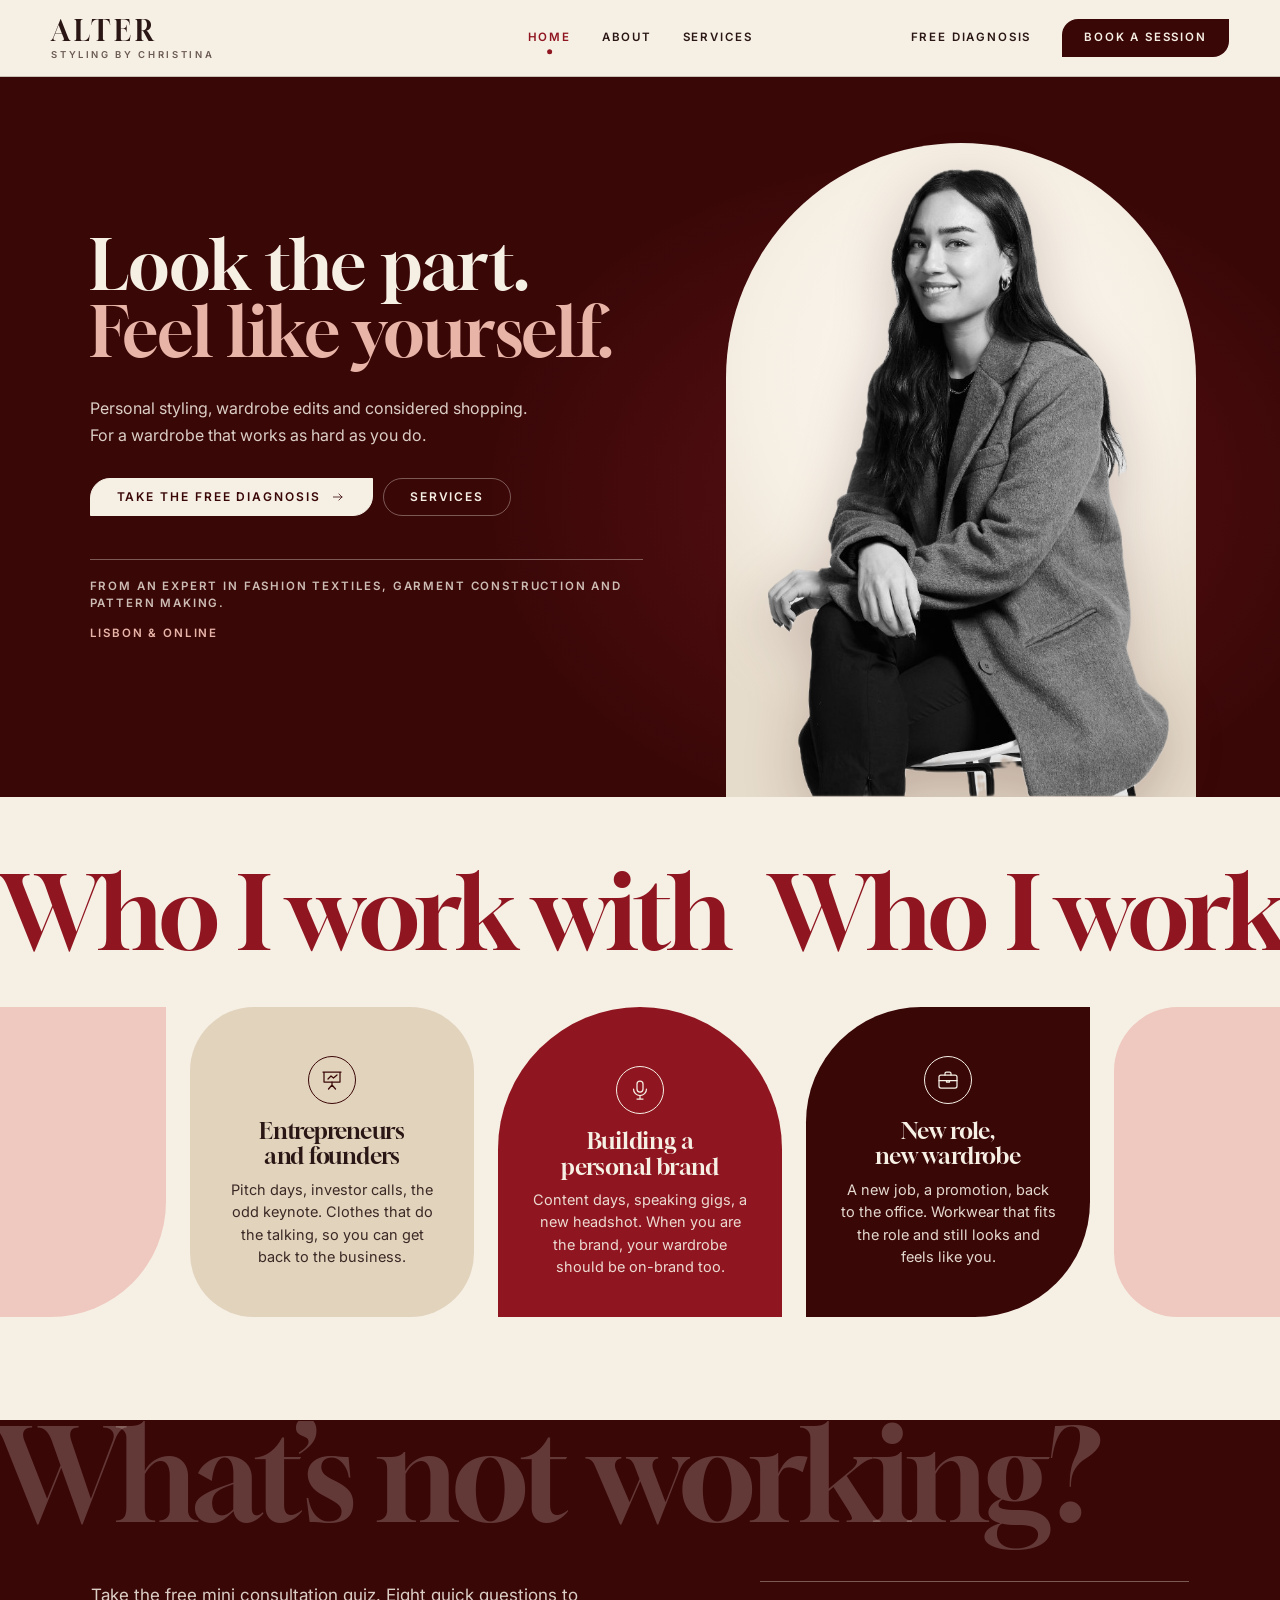
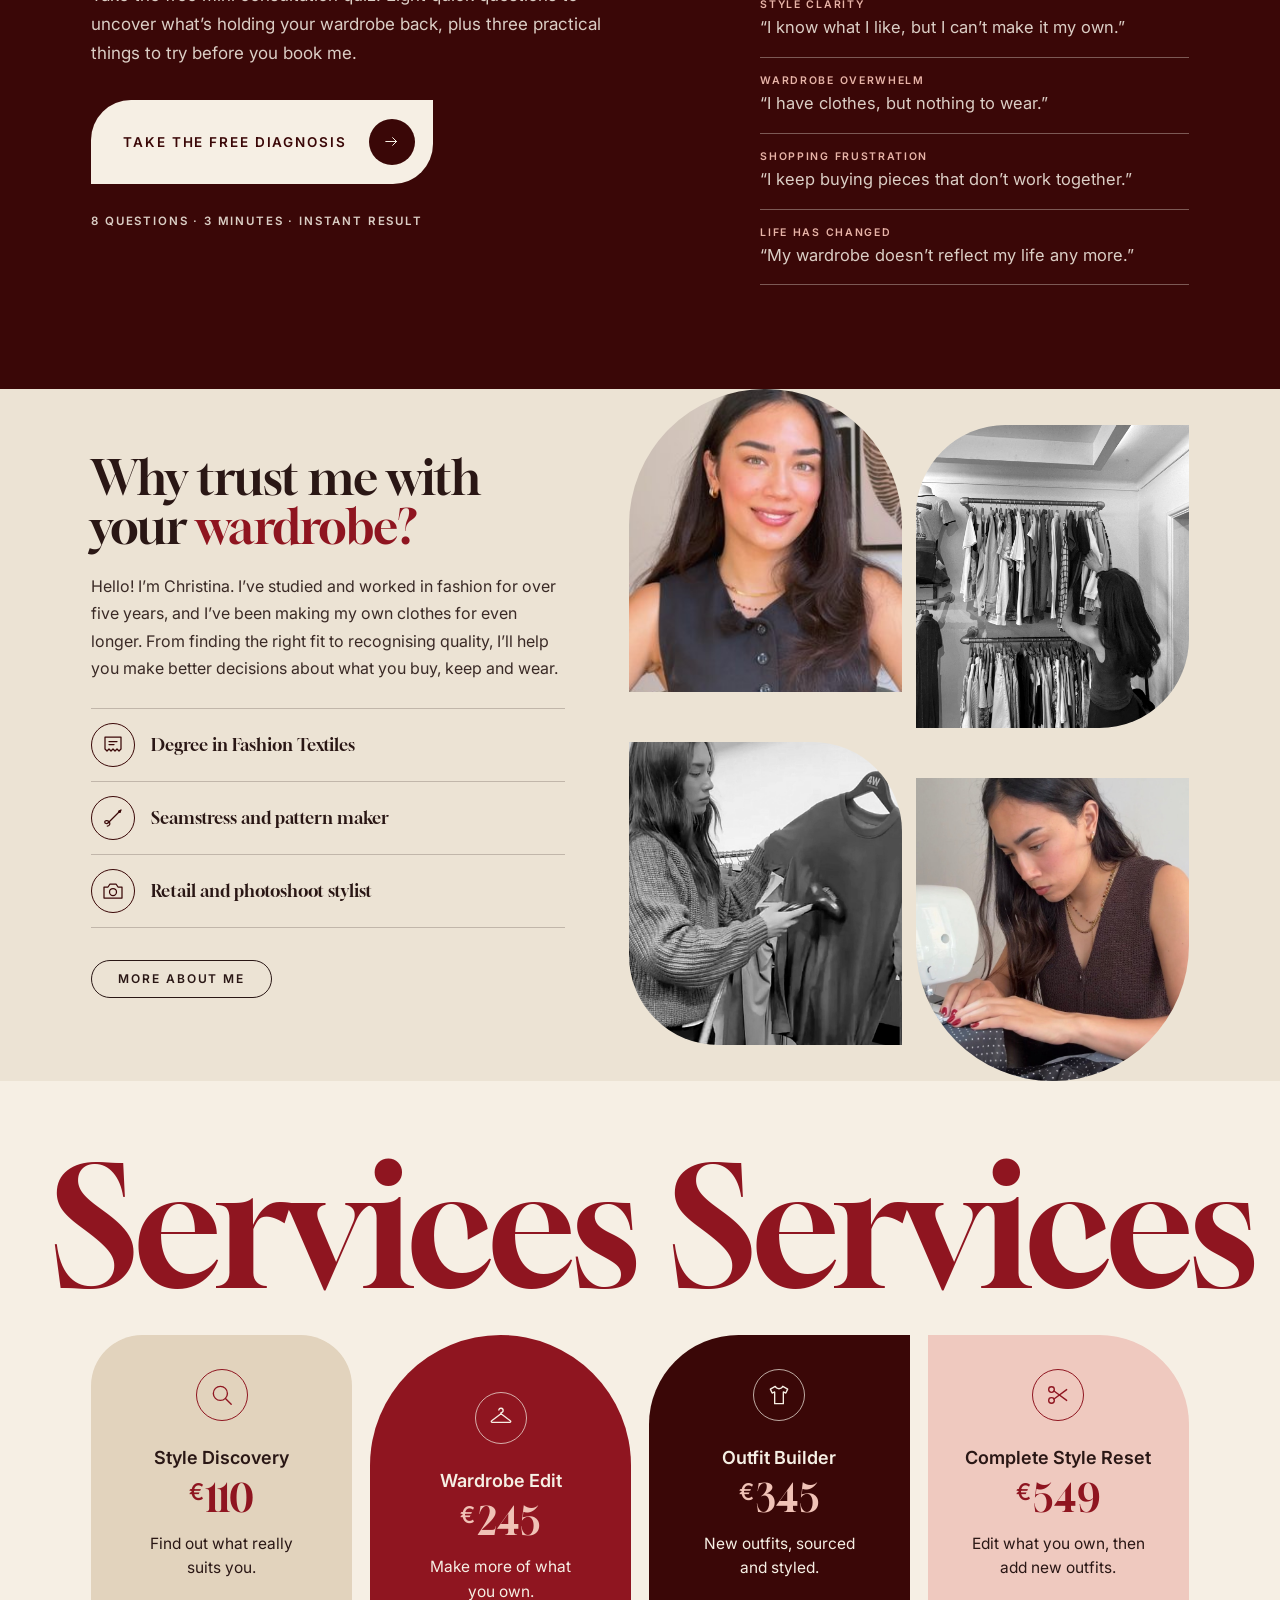
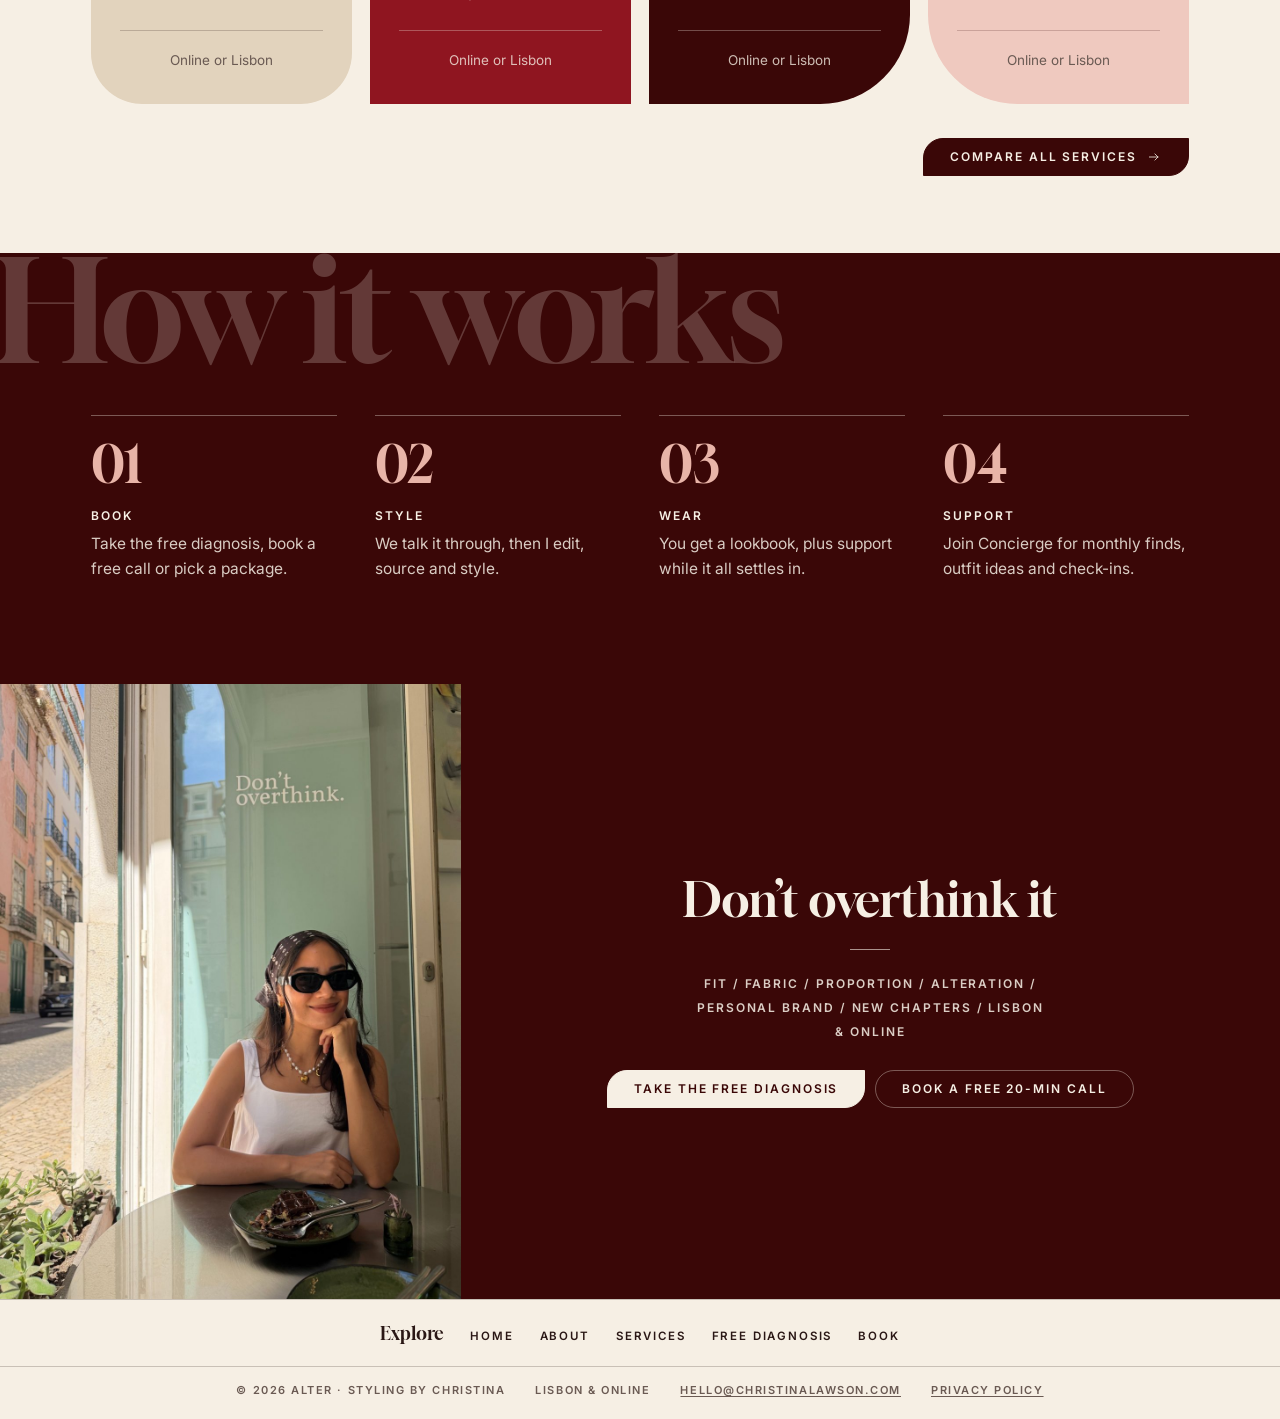
<file: index.html>
<!doctype html>
<html lang="en-GB">
<head>
<meta charset="utf-8">
<meta name="viewport" content="width=device-width, initial-scale=1">
<title>Personal Stylist in Lisbon & Online · ALTER, Styling by Christina</title>
<meta name="description" content="Personal stylist in Lisbon and online for men and women. Wardrobe edits, personal shopping and style advice from a fashion textiles graduate. Free style quiz.">
<link rel="canonical" href="https://stylingbychristina.com/">
<meta property="og:type" content="website">
<meta property="og:site_name" content="ALTER · Styling by Christina">
<meta property="og:title" content="Personal Stylist in Lisbon & Online · ALTER, Styling by Christina">
<meta property="og:description" content="Personal stylist in Lisbon and online for men and women. Wardrobe edits, personal shopping and style advice from a fashion textiles graduate. Free style quiz.">
<meta property="og:url" content="https://stylingbychristina.com/">
<meta property="og:image" content="https://stylingbychristina.com/img/share.jpg">
<meta name="twitter:card" content="summary_large_image">
<link rel="preconnect" href="https://fonts.googleapis.com">
<link rel="preconnect" href="https://fonts.gstatic.com" crossorigin>
<link rel="stylesheet" href="https://fonts.googleapis.com/css2?family=Gloock&family=Inter:wght@400;500;600&display=swap">
<link rel="stylesheet" href="style.css?v=238">
<link rel="icon" href="favicon.svg" type="image/svg+xml">
<script type="application/ld+json">
{
  "@context": "https://schema.org",
  "@type": "ProfessionalService",
  "name": "ALTER · Styling by Christina",
  "description": "Personal stylist in Lisbon and online for men and women: wardrobe edits, personal shopping and style advice.",
  "url": "https://stylingbychristina.com/",
  "image": "https://stylingbychristina.com/img/share.jpg",
  "email": "hello@christinalawson.com",
  "priceRange": "€110–€549",
  "address": { "@type": "PostalAddress", "addressLocality": "Lisbon", "addressCountry": "PT" },
  "areaServed": [{ "@type": "City", "name": "Lisbon" }, { "@type": "Place", "name": "Online" }],
  "founder": { "@type": "Person", "name": "Christina Lawson", "jobTitle": "Personal Stylist" },
  "knowsAbout": ["Personal styling", "Wardrobe editing", "Personal shopping", "Fashion textiles", "Pattern making"]
}
</script>
</head>
<body>
<a class="skip" href="#main">Skip to content</a>
<header class="hdr">
  <div class="hdr__in">
    <nav class="nav" id="nav" aria-label="Main">
      <div class="nav__l"><a href="index.html" aria-current="page">Home</a><a href="about.html">About</a><a href="services.html">Services</a></div>
      <div class="nav__r"><a href="quiz.html">Free diagnosis</a><a href="book.html">Book a session</a></div>
    </nav>
    <a class="logo" href="index.html" aria-label="ALTER, home"><span class="logo__word">ALTER</span><span class="logo__sub">Styling by Christina</span></a>
    <button class="menu-btn" type="button" aria-expanded="false" aria-controls="nav">Menu</button>
  </div>
</header>
<main id="main">

<section class="hero dark">
  <div class="wrap hero__in">
    <div class="hero__copy">
      <h1 class="hero__title"><span class="nw">Look the part.</span> <em class="nw">Feel like yourself.</em></h1>
      <p class="hero__lead"><span>Personal styling, wardrobe edits and considered shopping.</span> <span>For a wardrobe that works as hard as you do.</span></p>
      <div class="btn-row"><a class="btn btn--fill" href="quiz.html">Take the free diagnosis <span class="arr" aria-hidden="true"></span></a><a class="btn" href="services.html">Services</a></div>
      <p class="hero__cred">From an expert in fashion textiles, garment construction and pattern making.<span class="hero__cred-place">Lisbon &amp; online</span></p>
    </div>
    <figure class="hero__fig">
      <img src="img/coat-cutout.png" alt="Christina, smiling, in a grey wool coat" width="635" height="955" fetchpriority="high">
    </figure>
  </div>
</section>

<section class="sec who who--type">
  <div class="who__type" aria-hidden="true">
    <div class="who__row"><span>Who I work with &nbsp;Who I work with &nbsp;Who I work with &nbsp;Who I work with &nbsp;</span></div>
  </div>
  <div class="wrap">
    <div class="who__head">
      <h2 class="visually-hidden">Who I work with</h2>
    </div>
    <ul class="shapes shapes--bleed" role="list">
      <li class="shape-blank" aria-hidden="true"><div class="shape shape--arch"></div></li>
      <li class="shape-blank" aria-hidden="true"><div class="shape shape--leaf shape--blush"></div></li>
      <li><div class="shape shape--soft"><span class="shape__icon"><svg viewBox="0 0 24 24" fill="none" stroke="currentColor" stroke-width="1.25" stroke-linecap="round" stroke-linejoin="round" aria-hidden="true"><path d="M3 4h18M4 4v10h16V4"/><path d="m8 11 3-3 2.5 2L17 7"/><path d="M12 14v3M8.5 21l3.5-4 3.5 4"/></svg></span><h3>Entrepreneurs and founders</h3><p>Pitch days, investor calls, the odd keynote. Clothes that do the talking, so you can get back to the business.</p></div></li>
      <li><div class="shape shape--arch"><span class="shape__icon"><svg viewBox="0 0 24 24" fill="none" stroke="currentColor" stroke-width="1.25" stroke-linecap="round" stroke-linejoin="round" aria-hidden="true"><rect x="9" y="3" width="6" height="11" rx="3"/><path d="M5.5 11a6.5 6.5 0 0 0 13 0M12 17.5V21M9 21h6"/></svg></span><h3>Building a personal brand</h3><p>Content days, speaking gigs, a new headshot. When you are the brand, your wardrobe should be on-brand too.</p></div></li>
      <li><div class="shape shape--leaf"><span class="shape__icon"><svg viewBox="0 0 24 24" fill="none" stroke="currentColor" stroke-width="1.25" stroke-linecap="round" stroke-linejoin="round" aria-hidden="true"><rect x="3" y="7" width="18" height="13" rx="2"/><path d="M9 7V5.5A1.5 1.5 0 0 1 10.5 4h3A1.5 1.5 0 0 1 15 5.5V7M3 12.5h18M10.5 12.5v1.5h3v-1.5"/></svg></span><h3>New role, new wardrobe</h3><p>A new job, a promotion, back to the office. Workwear that fits the role and still looks and feels like you.</p></div></li>
      <li class="shape-blank" aria-hidden="true"><div class="shape shape--soft shape--blush"></div></li>
      <li class="shape-blank" aria-hidden="true"><div class="shape shape--arch"></div></li>
    </ul>
  </div>
</section>


<section class="c-diag dark c-diag--corner">
  <h2 class="method-corner corner-wrap">What’s not working?</h2>
  <div class="wrap c-diag__in">
    <div class="c-diag__text">
      <p>Take the free mini consultation quiz. Eight quick questions to uncover what’s holding your wardrobe back, plus three practical things to try before you book me.</p>
      <a class="btn btn--fill c-diag__cta" href="quiz.html">Take the free diagnosis <span class="arr" aria-hidden="true"></span></a>
      <p class="c-diag__meta">8 questions · 3 minutes · instant result</p>
    </div>
    <ul class="c-diag__quotes" role="list"><li><span>Style clarity</span><p>“I know what I like, but I can’t make it my own.”</p></li><li><span>Wardrobe overwhelm</span><p>“I have clothes, but nothing to wear.”</p></li><li><span>Shopping frustration</span><p>“I keep buying pieces that don’t work together.”</p></li><li><span>Life has changed</span><p>“My wardrobe doesn’t reflect my life any more.”</p></li></ul>
  </div>
</section>

<section class="sec sec--sand heart-sec">
  <div class="wrap heart">
    <div>
      <h2>Why trust me with your <em>wardrobe?</em></h2>
      <p class="lead heart__hello">Hello! I’m Christina. I’ve studied and worked in fashion for over five years, and I’ve been making my own clothes for even longer. From finding the right fit to recognising quality, I’ll help you make better decisions about what you buy, keep and wear.</p>
      <ul class="trust">
        <li><span class="trust__icon"><svg viewBox="0 0 24 24" fill="none" stroke="currentColor" stroke-width="1.25" stroke-linecap="round" stroke-linejoin="round" aria-hidden="true"><path d="M4 4h16v12l-2 2-2-2-2 2-2-2-2 2-2-2-2 2-2-2z"/><path d="M8 8.5h8M8 11.5h5"/></svg></span><div><strong>Degree in Fashion Textiles</strong></div></li>
        <li><span class="trust__icon"><svg viewBox="0 0 24 24" fill="none" stroke="currentColor" stroke-width="1.25" stroke-linecap="round" stroke-linejoin="round" aria-hidden="true"><path d="M20 4 7.5 16.5"/><circle cx="18.6" cy="5.4" r=".9"/><path d="M7.5 16.5c-1.6 1.6-3.8 1.2-3.8-.4s2.6-2 4.2-.6c1.8 1.6 1 4.6-1.6 4.6"/></svg></span><div><strong>Seamstress and pattern maker</strong></div></li>
        <li><span class="trust__icon"><svg viewBox="0 0 24 24" fill="none" stroke="currentColor" stroke-width="1.25" stroke-linecap="round" stroke-linejoin="round" aria-hidden="true"><path d="M3 8h4l2-3h6l2 3h4v11H3z"/><circle cx="12" cy="13" r="3.5"/></svg></span><div><strong>Retail and photoshoot stylist</strong></div></li>
      </ul>
      <a class="btn" href="about.html">More about me</a>
    </div>
    <figure class="heart__grid">
      <img src="img/headshot.jpg" alt="Christina, smiling, in a black waistcoat" width="286" height="358" loading="lazy">
      <img class="bw" src="img/rail.jpg" alt="Christina looking through a rail of clothes" width="1050" height="1400" loading="lazy" style="object-position:60% 40%">
      <img class="bw" src="img/steaming.jpg" alt="Christina steaming a black T-shirt" width="869" height="1400" loading="lazy" style="object-position:40% 30%">
      <img src="img/sewing.jpg" alt="Christina at her sewing machine" width="801" height="1400" loading="lazy" style="object-position:50% 45%">
    </figure>
  </div>
</section>

<section class="c-svc">
  <div class="c-svc__stage">
    <p class="c-svc__word" aria-hidden="true"><span>Services Services Services Services</span></p>
  </div>
  <div class="wrap">
    <h2 class="sr-only">Services</h2>
    <ol class="c-svc__list" role="list"><li><a class="c-svc__item" href="services.html#discovery"><span class="c-svc__icon"><svg viewBox="0 0 24 24" fill="none" stroke="currentColor" stroke-width="1.25" stroke-linecap="round" stroke-linejoin="round" aria-hidden="true"><circle cx="10.5" cy="10.5" r="6.5"/><path d="m15.4 15.4 5.1 5.1"/></svg></span><h3>Style Discovery</h3><span class="c-svc__price"><span class="cur">€</span>110</span><p>Find out what really suits you.</p><span class="c-svc__fmt">Online or Lisbon</span></a></li><li><a class="c-svc__item" href="services.html#edit"><span class="c-svc__icon"><svg viewBox="0 0 24 24" fill="none" stroke="currentColor" stroke-width="1.25" stroke-linecap="round" stroke-linejoin="round" aria-hidden="true"><path d="M10 4.6a2 2 0 1 1 2 2.4V8"/><path d="M12 8 3.4 14.6c-.7.5-.3 1.4.5 1.4h16.2c.8 0 1.2-.9.5-1.4L12 8z"/></svg></span><h3>Wardrobe Edit</h3><span class="c-svc__price"><span class="cur">€</span>245</span><p>Make more of what you own.</p><span class="c-svc__fmt">Online or Lisbon</span></a></li><li><a class="c-svc__item" href="services.html#builder"><span class="c-svc__icon"><svg viewBox="0 0 24 24" fill="none" stroke="currentColor" stroke-width="1.25" stroke-linecap="round" stroke-linejoin="round" aria-hidden="true"><path d="M8.5 4 4 6.6l1.7 3.6L8 9.2V20h8V9.2l2.3 1 1.7-3.6L15.5 4c-.6 1.4-1.9 2.2-3.5 2.2S9.1 5.4 8.5 4z"/></svg></span><h3>Outfit Builder</h3><span class="c-svc__price"><span class="cur">€</span>345</span><p>New outfits, sourced and styled.</p><span class="c-svc__fmt">Online or Lisbon</span></a></li><li><a class="c-svc__item" href="services.html#reset"><span class="c-svc__icon"><svg viewBox="0 0 24 24" fill="none" stroke="currentColor" stroke-width="1.25" stroke-linecap="round" stroke-linejoin="round" aria-hidden="true"><circle cx="6" cy="7" r="2.6"/><circle cx="6" cy="17" r="2.6"/><path d="M8.3 8.3 20 17M8.3 15.7 20 7"/></svg></span><h3>Complete Style Reset</h3><span class="c-svc__price"><span class="cur">€</span>549</span><p>Edit what you own, then add new outfits.</p><span class="c-svc__fmt">Online or Lisbon</span></a></li></ol>
    <div class="c-svc__more"><a class="btn btn--fill" href="services.html">Compare all services <span class="arr" aria-hidden="true"></span></a></div>
  </div>
</section>


<section class="sec dark method-wrap method-wrap--corner">
  <h2 class="method-corner">How it works</h2>
  <div class="wrap">
    <ol class="method" role="list">
      <li class="mstep"><i>01</i><strong>Book</strong><span>Take the free diagnosis, book a free call or pick a package.</span></li>
      <li class="mstep"><i>02</i><strong>Style</strong><span>We talk it through, then I edit, source and style.</span></li>
      <li class="mstep"><i>03</i><strong>Wear</strong><span>You get a lookbook, plus support while it all settles in.</span></li>
      <li class="mstep"><i>04</i><strong>Support</strong><span>Join Concierge for monthly finds, outfit ideas and check-ins.</span></li>
    </ol>
    </div>
  </div>
</section>

<section class="s-split">
  <div class="ph" style="background-image:url(img/cafe-lisbon.jpg); background-position:center 22%;" role="img" aria-label="Christina at a Lisbon café, with ‘Don’t overthink’ written on the window"></div>
  <div class="s-split__panel dark">
    <h2>Don’t overthink it</h2>
    <div class="rule"></div>
    <p class="s-split__list">Fit / Fabric / Proportion / Alteration / Personal brand / New chapters / Lisbon &amp; online</p>
    <div class="btn-row" style="justify-content:center"><a class="btn btn--fill" href="quiz.html">Take the free diagnosis</a><a class="btn" href="book.html?p=call">Book a free 20-min call</a></div>
  </div>
</section>
</main>
<footer class="footer">
  <div class="footer__row"><em>Explore</em><a href="index.html">Home</a><a href="about.html">About</a><a href="services.html">Services</a><a href="quiz.html">Free diagnosis</a><a href="book.html">Book</a></div>
  <div class="footer__small"><span>© 2026 ALTER · Styling by Christina</span><span>Lisbon &amp; online</span><a href="mailto:hello@christinalawson.com">hello@christinalawson.com</a><a href="privacy.html">Privacy policy</a></div>
</footer>
<script src="main.js?v=237"></script>
</body>
</html>
</file>
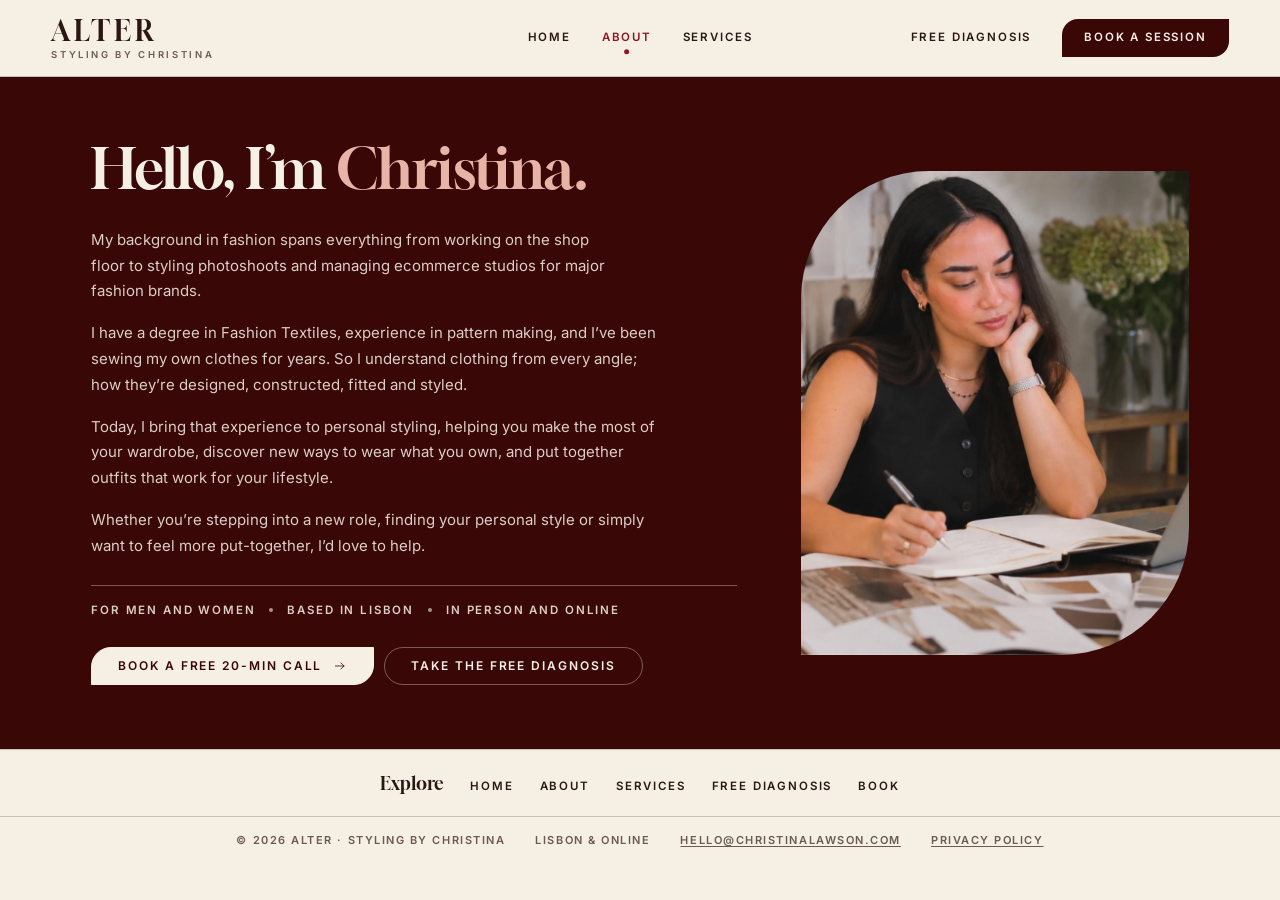
<file: about.html>
<!doctype html>
<html lang="en-GB">
<head>
<meta charset="utf-8">
<meta name="viewport" content="width=device-width, initial-scale=1">
<title>About Christina · Personal Stylist in Lisbon · ALTER</title>
<meta name="description" content="Christina is a personal stylist in Lisbon and online for men and women, with a background in fashion textiles, pattern making and styling for fashion brands.">
<link rel="canonical" href="https://stylingbychristina.com/about.html">
<meta property="og:type" content="website">
<meta property="og:site_name" content="ALTER · Styling by Christina">
<meta property="og:title" content="About Christina · Personal Stylist in Lisbon · ALTER">
<meta property="og:description" content="Christina is a personal stylist in Lisbon and online for men and women, with a background in fashion textiles, pattern making and styling for fashion brands.">
<meta property="og:url" content="https://stylingbychristina.com/about.html">
<meta property="og:image" content="https://stylingbychristina.com/img/share.jpg">
<meta name="twitter:card" content="summary_large_image">
<link rel="preconnect" href="https://fonts.googleapis.com">
<link rel="preconnect" href="https://fonts.gstatic.com" crossorigin>
<link rel="stylesheet" href="https://fonts.googleapis.com/css2?family=Gloock&family=Inter:wght@400;500;600&display=swap">
<link rel="stylesheet" href="style.css?v=238">
<link rel="icon" href="favicon.svg" type="image/svg+xml">
</head>
<body>
<a class="skip" href="#main">Skip to content</a>
<header class="hdr">
  <div class="hdr__in">
    <nav class="nav" id="nav" aria-label="Main">
      <div class="nav__l"><a href="index.html">Home</a><a href="about.html" aria-current="page">About</a><a href="services.html">Services</a></div>
      <div class="nav__r"><a href="quiz.html">Free diagnosis</a><a href="book.html">Book a session</a></div>
    </nav>
    <a class="logo" href="index.html" aria-label="ALTER, home"><span class="logo__word">ALTER</span><span class="logo__sub">Styling by Christina</span></a>
    <button class="menu-btn" type="button" aria-expanded="false" aria-controls="nav">Menu</button>
  </div>
</header>
<main id="main">

<section class="about1 dark">
  <div class="wrap about1__in">
    <div class="about1__copy">
      <h1>Hello, I’m <em>Christina.</em></h1>
      <p>My background in fashion spans everything from working on the shop floor to styling photoshoots and managing ecommerce studios for major fashion brands.</p>
      <p>I have a degree in Fashion Textiles, experience in pattern making, and I’ve been sewing my own clothes for years. So I understand clothing from every angle; how they’re designed, constructed, fitted and styled.</p>
      <p>Today, I bring that experience to personal styling, helping you make the most of your wardrobe, discover new ways to wear what you own, and put together outfits that work for your lifestyle.</p>
      <p>Whether you’re stepping into a new role, finding your personal style or simply want to feel more put-together, I’d love to help.</p>
      <p class="about1__cred">For men and women <i aria-hidden="true"></i> Based in Lisbon <i aria-hidden="true"></i> In person and online</p>
      <div class="btn-row">
        <a class="btn btn--fill" href="book.html?p=call">Book a free 20-min call <span class="arr" aria-hidden="true"></span></a>
        <a class="btn" href="quiz.html">Take the free diagnosis</a>
      </div>
    </div>
    <figure class="about1__fig">
      <img src="img/desk-portrait.jpg" alt="Christina writing notes at her desk, a moodboard of outfits behind her" width="1024" height="1280" fetchpriority="high">
    </figure>
  </div>
</section>
</main>
<footer class="footer">
  <div class="footer__row"><em>Explore</em><a href="index.html">Home</a><a href="about.html">About</a><a href="services.html">Services</a><a href="quiz.html">Free diagnosis</a><a href="book.html">Book</a></div>
  <div class="footer__small"><span>© 2026 ALTER · Styling by Christina</span><span>Lisbon &amp; online</span><a href="mailto:hello@christinalawson.com">hello@christinalawson.com</a><a href="privacy.html">Privacy policy</a></div>
</footer>
<script src="main.js?v=237"></script>
</body>
</html>
</file>
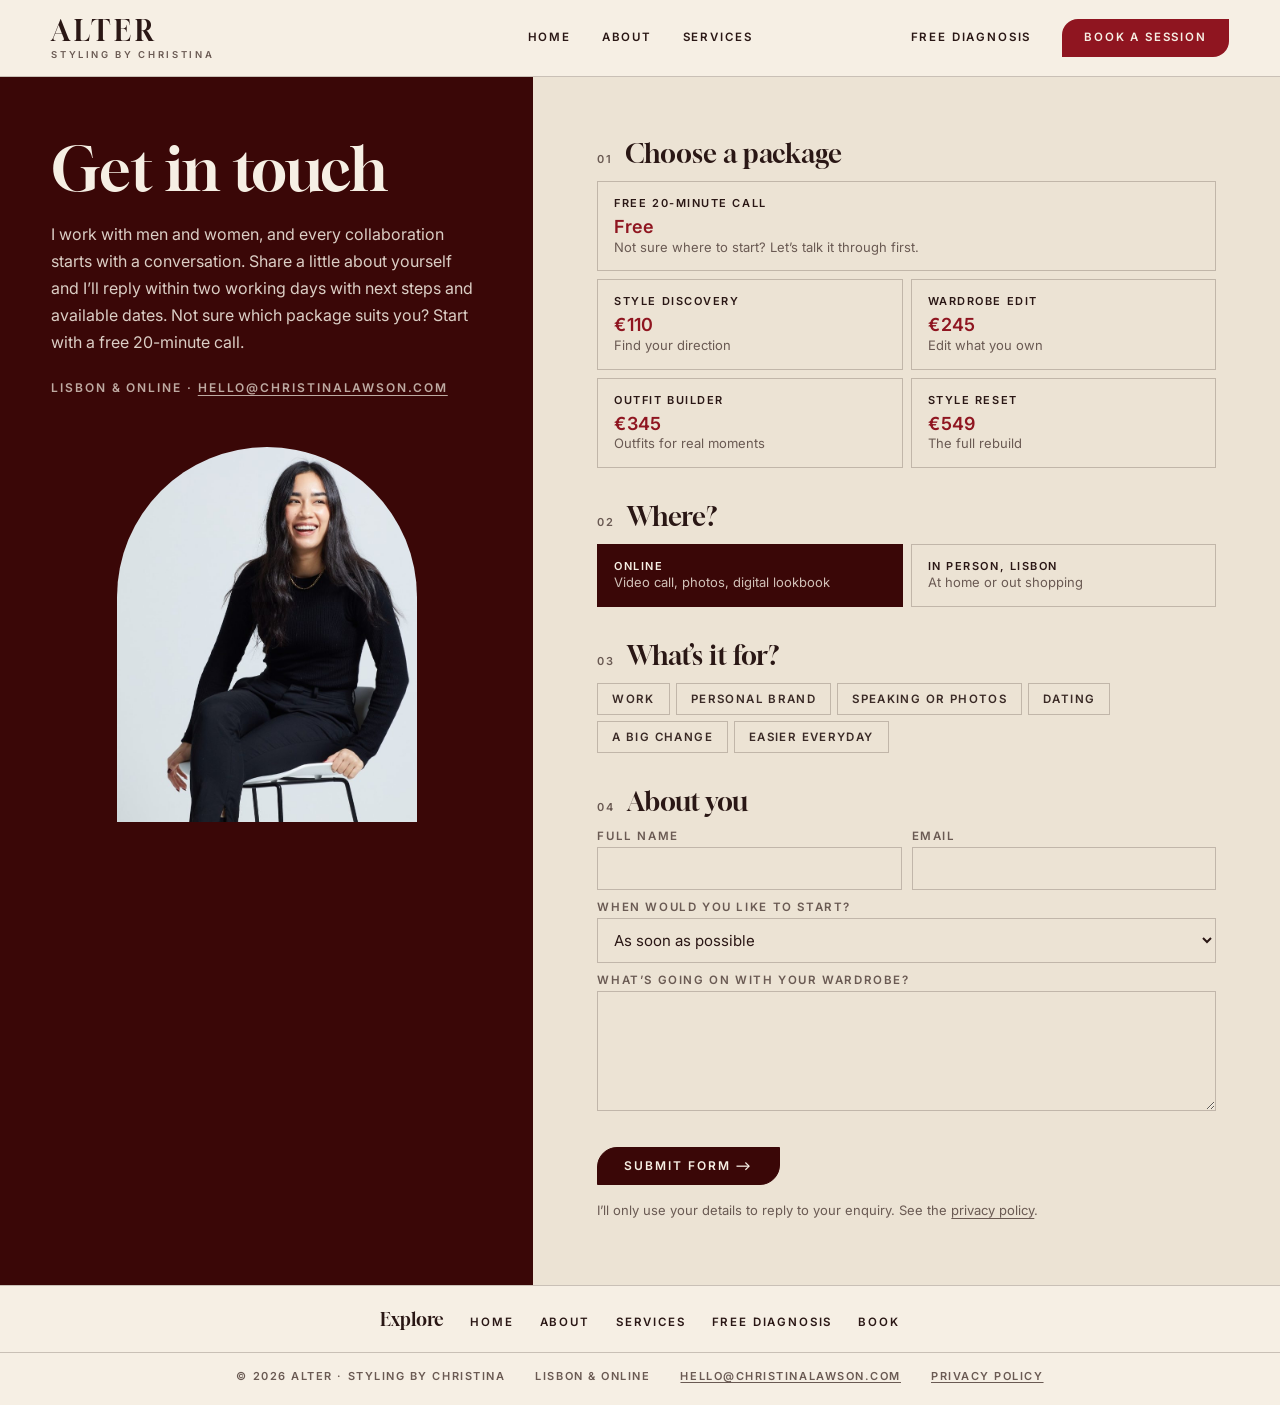
<file: book.html>
<!doctype html>
<html lang="en-GB">
<head>
<meta charset="utf-8">
<meta name="viewport" content="width=device-width, initial-scale=1">
<title>Book a Personal Stylist in Lisbon or Online · ALTER</title>
<meta name="description" content="Book personal styling with Christina in Lisbon or online, or start with a free 20-minute intro call. Replies within two working days.">
<link rel="canonical" href="https://stylingbychristina.com/book.html">
<meta property="og:type" content="website">
<meta property="og:site_name" content="ALTER · Styling by Christina">
<meta property="og:title" content="Book a Personal Stylist in Lisbon or Online · ALTER">
<meta property="og:description" content="Book personal styling with Christina in Lisbon or online, or start with a free 20-minute intro call. Replies within two working days.">
<meta property="og:url" content="https://stylingbychristina.com/book.html">
<meta property="og:image" content="https://stylingbychristina.com/img/share.jpg">
<meta name="twitter:card" content="summary_large_image">
<link rel="preconnect" href="https://fonts.googleapis.com">
<link rel="preconnect" href="https://fonts.gstatic.com" crossorigin>
<link rel="stylesheet" href="https://fonts.googleapis.com/css2?family=Gloock&family=Inter:wght@400;500;600&display=swap">
<link rel="stylesheet" href="style.css?v=238">
<link rel="icon" href="favicon.svg" type="image/svg+xml">
</head>
<body>
<a class="skip" href="#main">Skip to content</a>
<header class="hdr">
  <div class="hdr__in">
    <nav class="nav" id="nav" aria-label="Main">
      <div class="nav__l"><a href="index.html">Home</a><a href="about.html">About</a><a href="services.html">Services</a></div>
      <div class="nav__r"><a href="quiz.html">Free diagnosis</a><a href="book.html" aria-current="page">Book a session</a></div>
    </nav>
    <a class="logo" href="index.html" aria-label="ALTER, home"><span class="logo__word">ALTER</span><span class="logo__sub">Styling by Christina</span></a>
    <button class="menu-btn" type="button" aria-expanded="false" aria-controls="nav">Menu</button>
  </div>
</header>
<main id="main">

<section class="contact">
  <div class="contact__intro dark">
    <div class="contact__intro-in">
      <h1>Get in touch</h1>
      <p>I work with men and women, and every collaboration starts with a conversation. Share a little about yourself and I’ll reply within two working days with next steps and available dates. Not sure which package suits you? Start with a free 20-minute call.</p>
      <p class="label">Lisbon &amp; online · <a href="mailto:hello@christinalawson.com" style="color:inherit">hello@christinalawson.com</a></p>
      <div class="ph contact__photo" style="background-image:url(img/stool.jpg); background-size:125% auto; background-position:52% 10%;" role="img" aria-label="Christina laughing, sitting on a stool"></div>
    </div>
  </div>
  <div class="contact__form">
    <form class="form" id="book-form" novalidate data-endpoint="https://formspree.io/f/xdegejlj">
      <input type="hidden" name="_subject" value="New styling enquiry">
      <input type="text" name="_gotcha" tabindex="-1" autocomplete="off" aria-hidden="true" style="position:absolute;left:-9999px">
      <fieldset class="fieldset"><legend><b>01</b><span>Choose a package</span></legend>
        <div class="choice choice--4">
          <label class="choice__call"><input type="radio" name="package" value="call" required><span class="box"><strong>Free 20-minute call</strong><em>Free</em><small>Not sure where to start? Let’s talk it through first.</small></span></label>
          <label><input type="radio" name="package" value="discovery"><span class="box"><strong>Style Discovery</strong><em><span class="cur">€</span>110</em><small>Find your direction</small></span></label>
          <label><input type="radio" name="package" value="edit"><span class="box"><strong>Wardrobe Edit</strong><em><span class="cur">€</span>245</em><small>Edit what you own</small></span></label>
          <label><input type="radio" name="package" value="builder"><span class="box"><strong>Outfit Builder</strong><em><span class="cur">€</span>345</em><small>Outfits for real moments</small></span></label>
          <label><input type="radio" name="package" value="reset"><span class="box"><strong>Style Reset</strong><em><span class="cur">€</span>549</em><small>The full rebuild</small></span></label>
        </div>
      </fieldset>
      <fieldset class="fieldset cal" id="cal-step" hidden><legend><b>02</b><span>Pick a time</span></legend>
        <p class="cal__intro">A relaxed 20-minute video call to talk through where you are and which package fits. Choose a time that suits you below.</p>
        <!-- Add your cal.com link (e.g. "yourname/15min") to data-cal to switch the live calendar on -->
        <div class="cal__frame" id="cal-frame" data-cal="christinalawson/20-minute-intro-call">
          <div class="cal__placeholder"><strong>Your cal.com calendar appears here</strong><span>Add your booking link to go live.</span></div>
        </div>
      </fieldset>
      <fieldset class="fieldset" data-step="details"><legend><b>02</b><span>Where?</span></legend>
        <div class="choice">
          <label data-format="online"><input type="radio" name="format" value="online" checked><span class="box"><strong>Online</strong><small>Video call, photos, digital lookbook</small></span></label>
          <label data-format="lisbon"><input type="radio" name="format" value="lisbon"><span class="box"><strong>In person, Lisbon</strong><small>At home or out shopping</small></span></label>
        </div>
        <p class="form__note" id="format-note" hidden></p>
      </fieldset>
      <fieldset class="fieldset" data-step="details"><legend><b>03</b><span>What’s it for?</span></legend>
        <div class="chips">
          <label><input type="checkbox" name="for" value="work"><span>Work</span></label>
          <label><input type="checkbox" name="for" value="brand"><span>Personal brand</span></label>
          <label><input type="checkbox" name="for" value="stage"><span>Speaking or photos</span></label>
          <label><input type="checkbox" name="for" value="date"><span>Dating</span></label>
          <label><input type="checkbox" name="for" value="change"><span>A big change</span></label>
          <label><input type="checkbox" name="for" value="everyday"><span>Easier everyday</span></label>
        </div>
      </fieldset>
      <fieldset class="fieldset" data-step="details"><legend><b>04</b><span>About you</span></legend>
        <div class="fields">
          <div class="field"><label for="f-name">Full name</label><input id="f-name" name="name" autocomplete="name" required></div>
          <div class="field"><label for="f-email">Email</label><input id="f-email" name="email" type="email" autocomplete="email" required></div>
          <div class="field field--full"><label for="f-when">When would you like to start?</label><select id="f-when" name="when"><option>As soon as possible</option><option>In the next month</option><option>For a specific date</option><option>Just exploring</option></select></div>
          <div class="field field--full"><label for="f-msg">What’s going on with your wardrobe?</label><textarea id="f-msg" name="message"></textarea></div>
        </div>
      </fieldset>
      <div data-step="details"><button class="btn btn--fill" type="submit">Submit form ⟶</button><p class="form__privacy">I’ll only use your details to reply to your enquiry. See the <a href="privacy.html">privacy policy</a>.</p></div>
    </form>
    <div class="success" id="book-ok" hidden>
      <h2 class="h2" style="margin:0 0 18px">Thank you, <span class="serif" data-name></span>.</h2>
      <p class="lead">I’m so glad you reached out. I’ll read through everything properly and get back to you within two working days with next steps and a few dates to choose from.</p>
      <p class="lead">In the meantime, if you’re curious, the free diagnosis takes three minutes and gives you a few things to try straight away.</p>
      <p class="success__sign">Speak soon,<br>Christina</p>
      <div class="btn-row"><a class="btn btn--fill" href="quiz.html">Take the free diagnosis <span class="arr" aria-hidden="true"></span></a><a class="btn" href="index.html">Back to home</a></div>
    </div>
  </div>
</section>
</main>
<footer class="footer">
  <div class="footer__row"><em>Explore</em><a href="index.html">Home</a><a href="about.html">About</a><a href="services.html">Services</a><a href="quiz.html">Free diagnosis</a><a href="book.html">Book</a></div>
  <div class="footer__small"><span>© 2026 ALTER · Styling by Christina</span><span>Lisbon &amp; online</span><a href="mailto:hello@christinalawson.com">hello@christinalawson.com</a><a href="privacy.html">Privacy policy</a></div>
</footer>
<script src="main.js?v=237"></script>
</body>
</html>
</file>
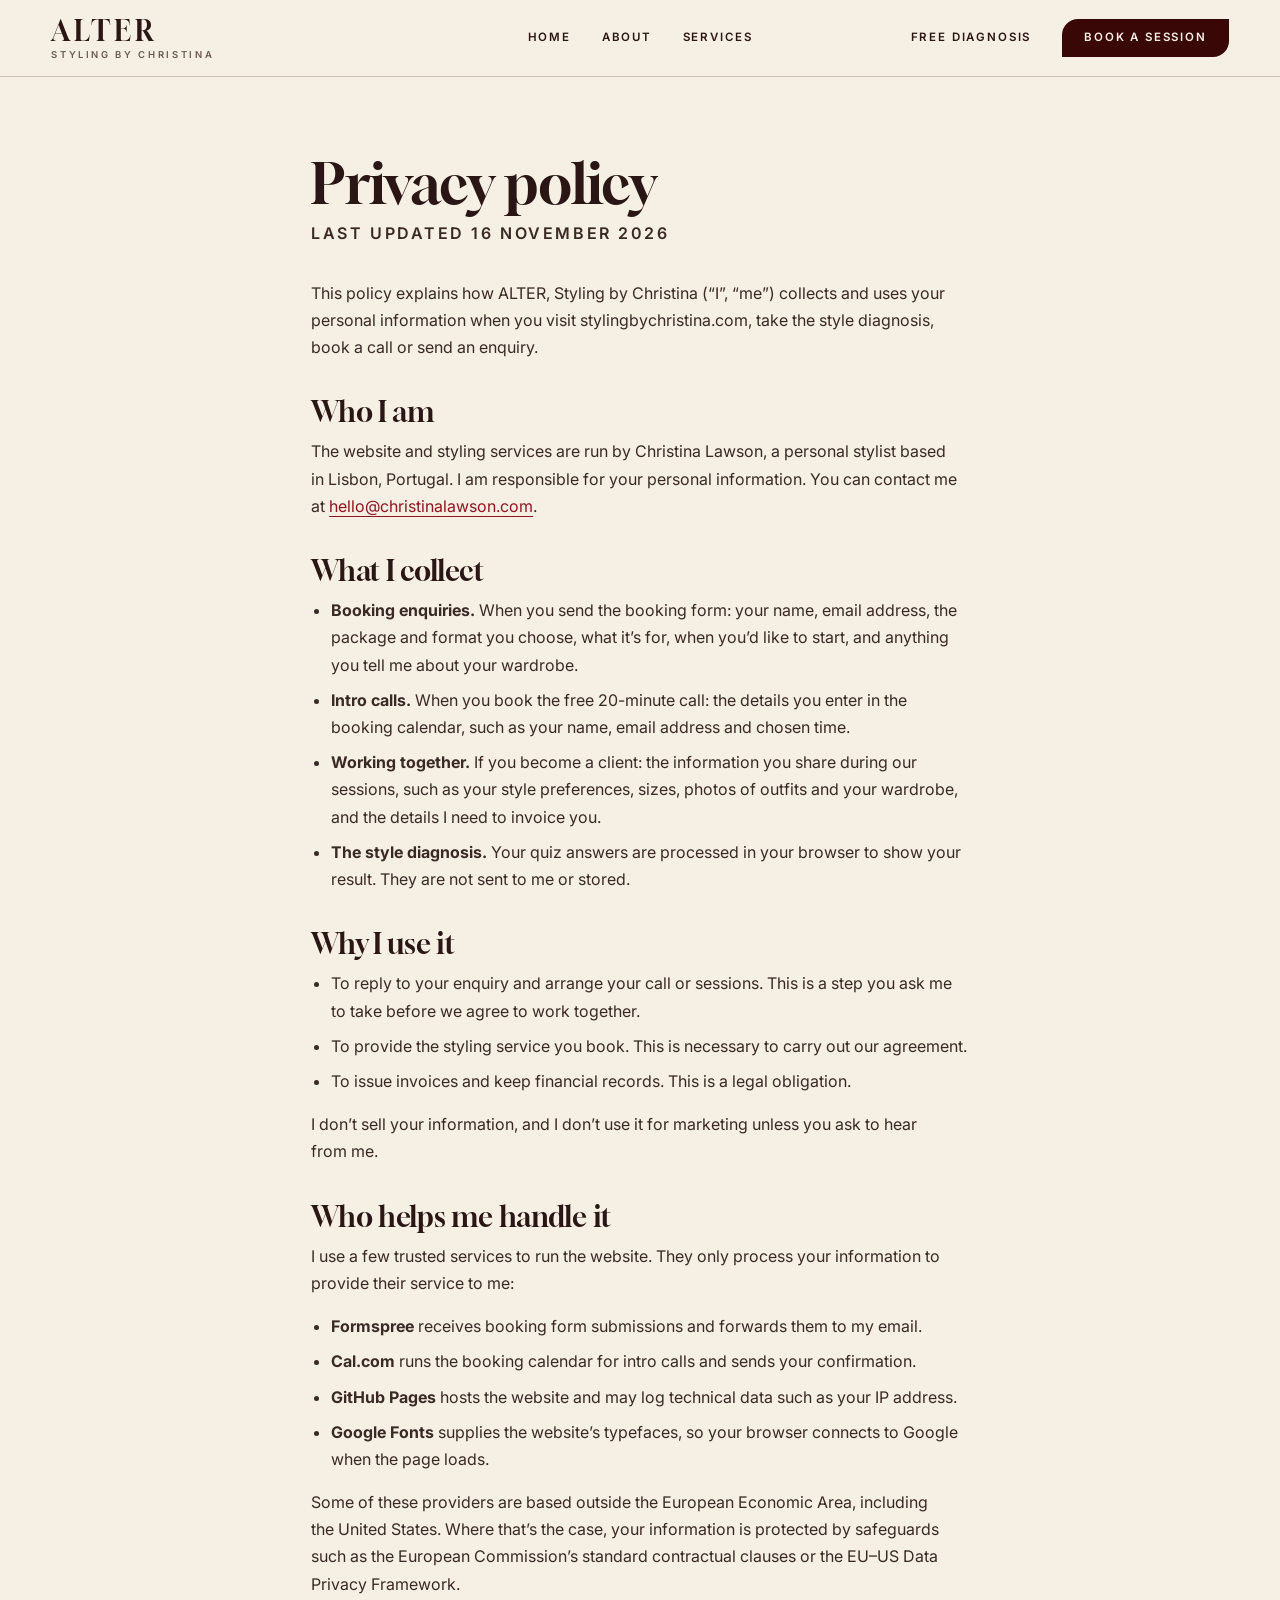
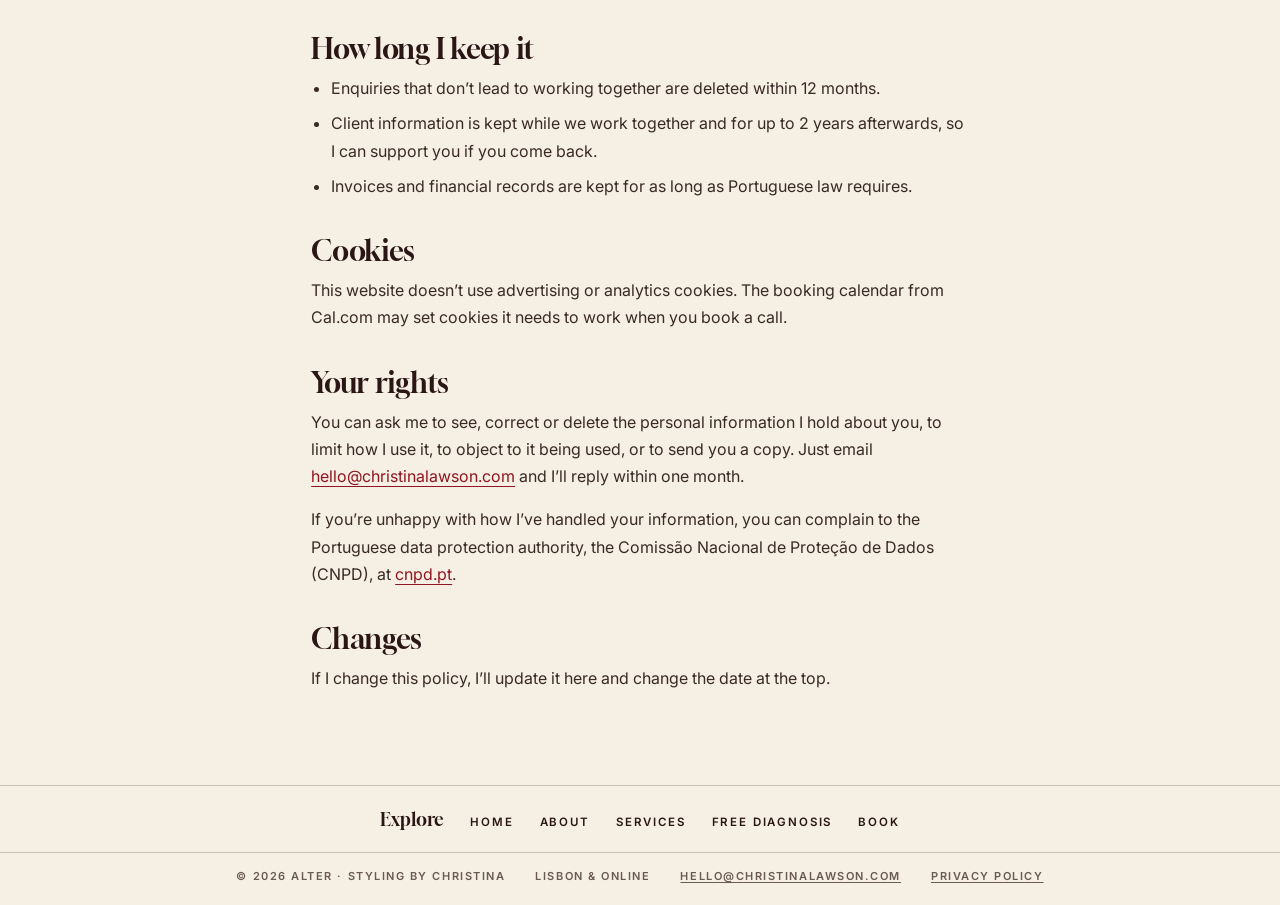
<file: privacy.html>
<!doctype html>
<html lang="en-GB">
<head>
<meta charset="utf-8">
<meta name="viewport" content="width=device-width, initial-scale=1">
<title>Privacy policy · ALTER, Styling by Christina</title>
<meta name="description" content="How ALTER, Styling by Christina collects, uses and protects your personal information.">
<link rel="canonical" href="https://stylingbychristina.com/privacy.html">
<meta property="og:type" content="website">
<meta property="og:site_name" content="ALTER · Styling by Christina">
<meta property="og:title" content="Privacy policy · ALTER, Styling by Christina">
<meta property="og:description" content="How ALTER, Styling by Christina collects, uses and protects your personal information.">
<meta property="og:url" content="https://stylingbychristina.com/privacy.html">
<meta property="og:image" content="https://stylingbychristina.com/img/share.jpg">
<meta name="twitter:card" content="summary_large_image">
<link rel="preconnect" href="https://fonts.googleapis.com">
<link rel="preconnect" href="https://fonts.gstatic.com" crossorigin>
<link rel="stylesheet" href="https://fonts.googleapis.com/css2?family=Gloock&family=Inter:wght@400;500;600&display=swap">
<link rel="stylesheet" href="style.css?v=238">
<link rel="icon" href="favicon.svg" type="image/svg+xml">
</head>
<body>
<a class="skip" href="#main">Skip to content</a>
<header class="hdr">
  <div class="hdr__in">
    <nav class="nav" id="nav" aria-label="Main">
      <div class="nav__l"><a href="index.html">Home</a><a href="about.html">About</a><a href="services.html">Services</a></div>
      <div class="nav__r"><a href="quiz.html">Free diagnosis</a><a href="book.html">Book a session</a></div>
    </nav>
    <a class="logo" href="index.html" aria-label="ALTER, home"><span class="logo__word">ALTER</span><span class="logo__sub">Styling by Christina</span></a>
    <button class="menu-btn" type="button" aria-expanded="false" aria-controls="nav">Menu</button>
  </div>
</header>
<main id="main">
<section class="sec legal">
  <div class="wrap legal__in">
    <h1>Privacy policy</h1>
    <p class="legal__date">Last updated 16 November 2026</p>

    <p>This policy explains how ALTER, Styling by Christina (“I”, “me”) collects and uses your personal information when you visit stylingbychristina.com, take the style diagnosis, book a call or send an enquiry.</p>

    <h2>Who I am</h2>
    <p>The website and styling services are run by Christina Lawson, a personal stylist based in Lisbon, Portugal. I am responsible for your personal information. You can contact me at <a href="mailto:hello@christinalawson.com">hello@christinalawson.com</a>.</p>

    <h2>What I collect</h2>
    <ul>
      <li><strong>Booking enquiries.</strong> When you send the booking form: your name, email address, the package and format you choose, what it’s for, when you’d like to start, and anything you tell me about your wardrobe.</li>
      <li><strong>Intro calls.</strong> When you book the free 20-minute call: the details you enter in the booking calendar, such as your name, email address and chosen time.</li>
      <li><strong>Working together.</strong> If you become a client: the information you share during our sessions, such as your style preferences, sizes, photos of outfits and your wardrobe, and the details I need to invoice you.</li>
      <li><strong>The style diagnosis.</strong> Your quiz answers are processed in your browser to show your result. They are not sent to me or stored.</li>
    </ul>

    <h2>Why I use it</h2>
    <ul>
      <li>To reply to your enquiry and arrange your call or sessions. This is a step you ask me to take before we agree to work together.</li>
      <li>To provide the styling service you book. This is necessary to carry out our agreement.</li>
      <li>To issue invoices and keep financial records. This is a legal obligation.</li>
    </ul>
    <p>I don’t sell your information, and I don’t use it for marketing unless you ask to hear from me.</p>

    <h2>Who helps me handle it</h2>
    <p>I use a few trusted services to run the website. They only process your information to provide their service to me:</p>
    <ul>
      <li><strong>Formspree</strong> receives booking form submissions and forwards them to my email.</li>
      <li><strong>Cal.com</strong> runs the booking calendar for intro calls and sends your confirmation.</li>
      <li><strong>GitHub Pages</strong> hosts the website and may log technical data such as your IP address.</li>
      <li><strong>Google Fonts</strong> supplies the website’s typefaces, so your browser connects to Google when the page loads.</li>
    </ul>
    <p>Some of these providers are based outside the European Economic Area, including the United States. Where that’s the case, your information is protected by safeguards such as the European Commission’s standard contractual clauses or the EU–US Data Privacy Framework.</p>

    <h2>How long I keep it</h2>
    <ul>
      <li>Enquiries that don’t lead to working together are deleted within 12 months.</li>
      <li>Client information is kept while we work together and for up to 2 years afterwards, so I can support you if you come back.</li>
      <li>Invoices and financial records are kept for as long as Portuguese law requires.</li>
    </ul>

    <h2>Cookies</h2>
    <p>This website doesn’t use advertising or analytics cookies. The booking calendar from Cal.com may set cookies it needs to work when you book a call.</p>

    <h2>Your rights</h2>
    <p>You can ask me to see, correct or delete the personal information I hold about you, to limit how I use it, to object to it being used, or to send you a copy. Just email <a href="mailto:hello@christinalawson.com">hello@christinalawson.com</a> and I’ll reply within one month.</p>
    <p>If you’re unhappy with how I’ve handled your information, you can complain to the Portuguese data protection authority, the Comissão Nacional de Proteção de Dados (CNPD), at <a href="https://www.cnpd.pt" rel="noopener">cnpd.pt</a>.</p>

    <h2>Changes</h2>
    <p>If I change this policy, I’ll update it here and change the date at the top.</p>
  </div>
</section>
</main>
<footer class="footer">
  <div class="footer__row"><em>Explore</em><a href="index.html">Home</a><a href="about.html">About</a><a href="services.html">Services</a><a href="quiz.html">Free diagnosis</a><a href="book.html">Book</a></div>
  <div class="footer__small"><span>© 2026 ALTER · Styling by Christina</span><span>Lisbon &amp; online</span><a href="mailto:hello@christinalawson.com">hello@christinalawson.com</a><a href="privacy.html">Privacy policy</a></div>
</footer>
<script src="main.js?v=237"></script>
</body>
</html>
</file>
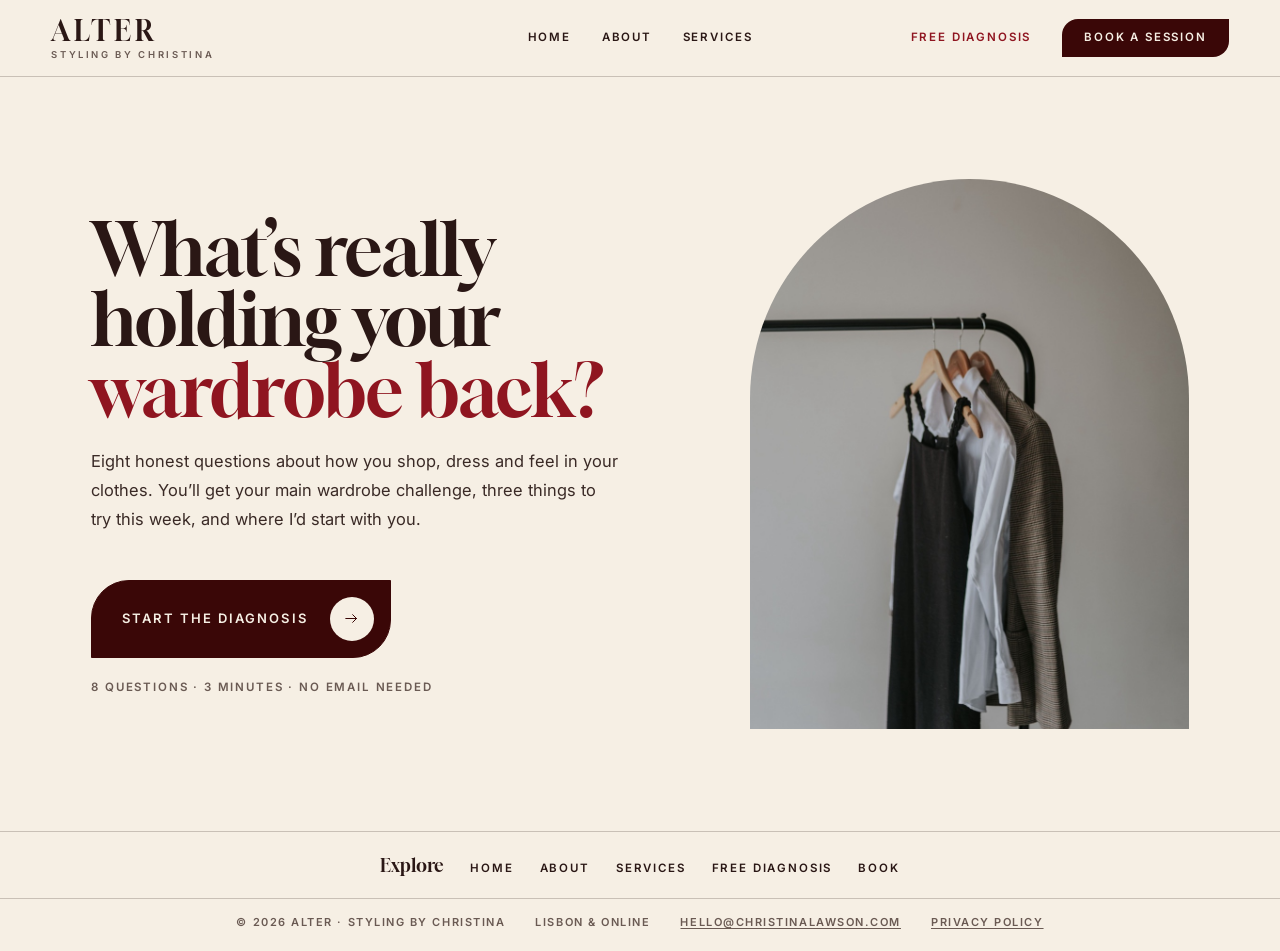
<file: quiz.html>
<!doctype html>
<html lang="en-GB">
<head>
<meta charset="utf-8">
<meta name="viewport" content="width=device-width, initial-scale=1">
<title>Free Style Quiz: What’s Holding Your Wardrobe Back? · ALTER</title>
<meta name="description" content="Take the free 3-minute style diagnosis. Eight questions to find your main wardrobe challenge, three things to try this week and where to start.">
<link rel="canonical" href="https://stylingbychristina.com/quiz.html">
<meta property="og:type" content="website">
<meta property="og:site_name" content="ALTER · Styling by Christina">
<meta property="og:title" content="Free Style Quiz: What’s Holding Your Wardrobe Back? · ALTER">
<meta property="og:description" content="Take the free 3-minute style diagnosis. Eight questions to find your main wardrobe challenge, three things to try this week and where to start.">
<meta property="og:url" content="https://stylingbychristina.com/quiz.html">
<meta property="og:image" content="https://stylingbychristina.com/img/share.jpg">
<meta name="twitter:card" content="summary_large_image">
<link rel="preconnect" href="https://fonts.googleapis.com">
<link rel="preconnect" href="https://fonts.gstatic.com" crossorigin>
<link rel="stylesheet" href="https://fonts.googleapis.com/css2?family=Gloock&family=Inter:wght@400;500;600&display=swap">
<link rel="stylesheet" href="style.css?v=238">
<link rel="icon" href="favicon.svg" type="image/svg+xml">
</head>
<body>
<a class="skip" href="#main">Skip to content</a>
<header class="hdr">
  <div class="hdr__in">
    <nav class="nav" id="nav" aria-label="Main">
      <div class="nav__l"><a href="index.html">Home</a><a href="about.html">About</a><a href="services.html">Services</a></div>
      <div class="nav__r"><a href="quiz.html" aria-current="page">Free diagnosis</a><a href="book.html">Book a session</a></div>
    </nav>
    <a class="logo" href="index.html" aria-label="ALTER, home"><span class="logo__word">ALTER</span><span class="logo__sub">Styling by Christina</span></a>
    <button class="menu-btn" type="button" aria-expanded="false" aria-controls="nav">Menu</button>
  </div>
</header>
<main id="main">

<section class="sec">
  <div class="wrap">
    <div class="quiz" style="max-width:1100px">
      <div id="quiz-intro" class="fade-in quiz-intro">
        <div>
          <h1 class="quiz-intro__title">What’s really holding your <em>wardrobe back?</em></h1>
          <p class="lead">Eight honest questions about how you shop, dress and feel in your clothes. You’ll get your main wardrobe challenge, three things to try this week, and where I’d start with you.</p>
          <button class="btn btn--fill quiz-cta" id="quiz-start" type="button">Start the diagnosis <span class="arr" aria-hidden="true"></span></button>
          <p class="quiz-intro__meta">8 questions · 3 minutes · No email needed</p>
        </div>
        <div class="ph quiz-intro__img" style="background-image:url(img/rail-minimal.jpg); background-position:60% 70%;" role="img" aria-label="A black dress, white shirt and check blazer on a clothes rail"></div>
      </div>
      <div id="quiz-run" hidden>
        <div class="quiz__bar"><i></i></div>
        <div id="quiz-stage"></div>
      </div>
    </div>
  </div>
</section>
</main>
<footer class="footer">
  <div class="footer__row"><em>Explore</em><a href="index.html">Home</a><a href="about.html">About</a><a href="services.html">Services</a><a href="quiz.html">Free diagnosis</a><a href="book.html">Book</a></div>
  <div class="footer__small"><span>© 2026 ALTER · Styling by Christina</span><span>Lisbon &amp; online</span><a href="mailto:hello@christinalawson.com">hello@christinalawson.com</a><a href="privacy.html">Privacy policy</a></div>
</footer>
<script src="main.js?v=237"></script>
<script src="quiz.js?v=117"></script>
</body>
</html>
</file>
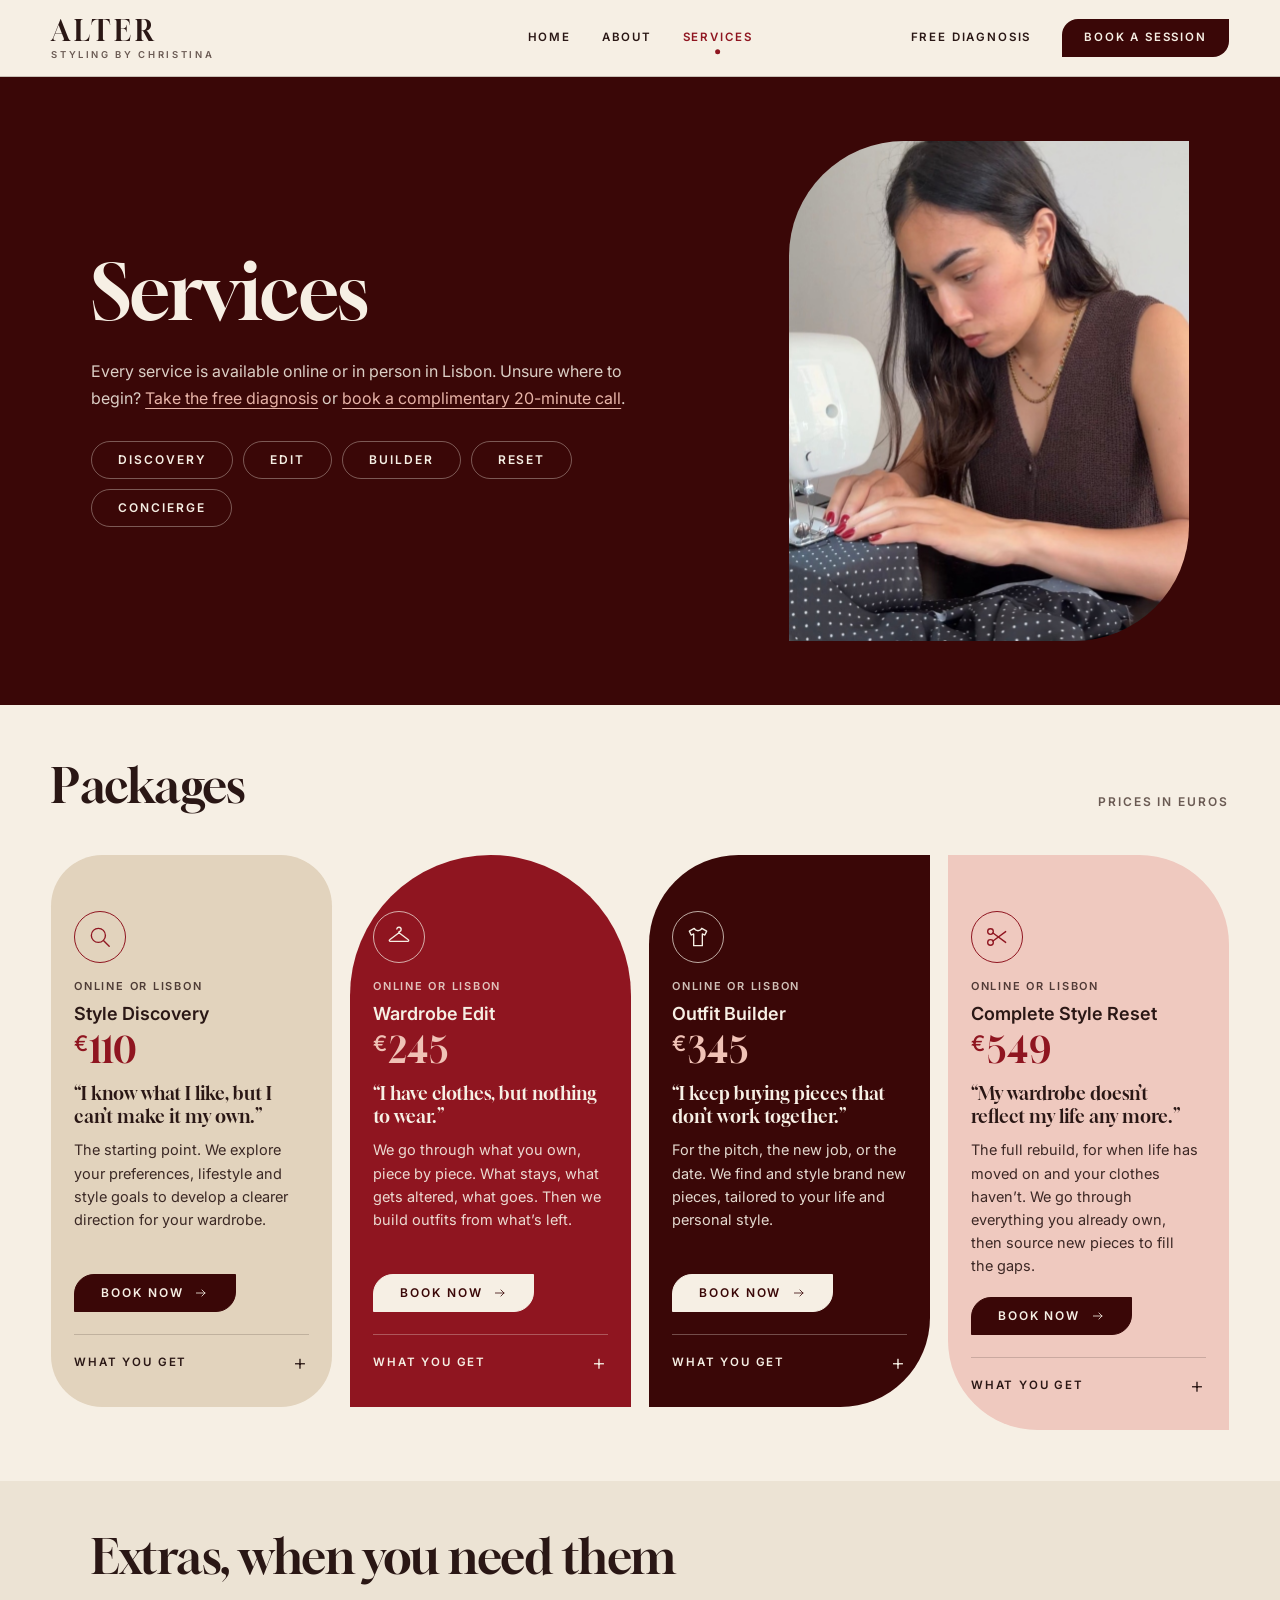
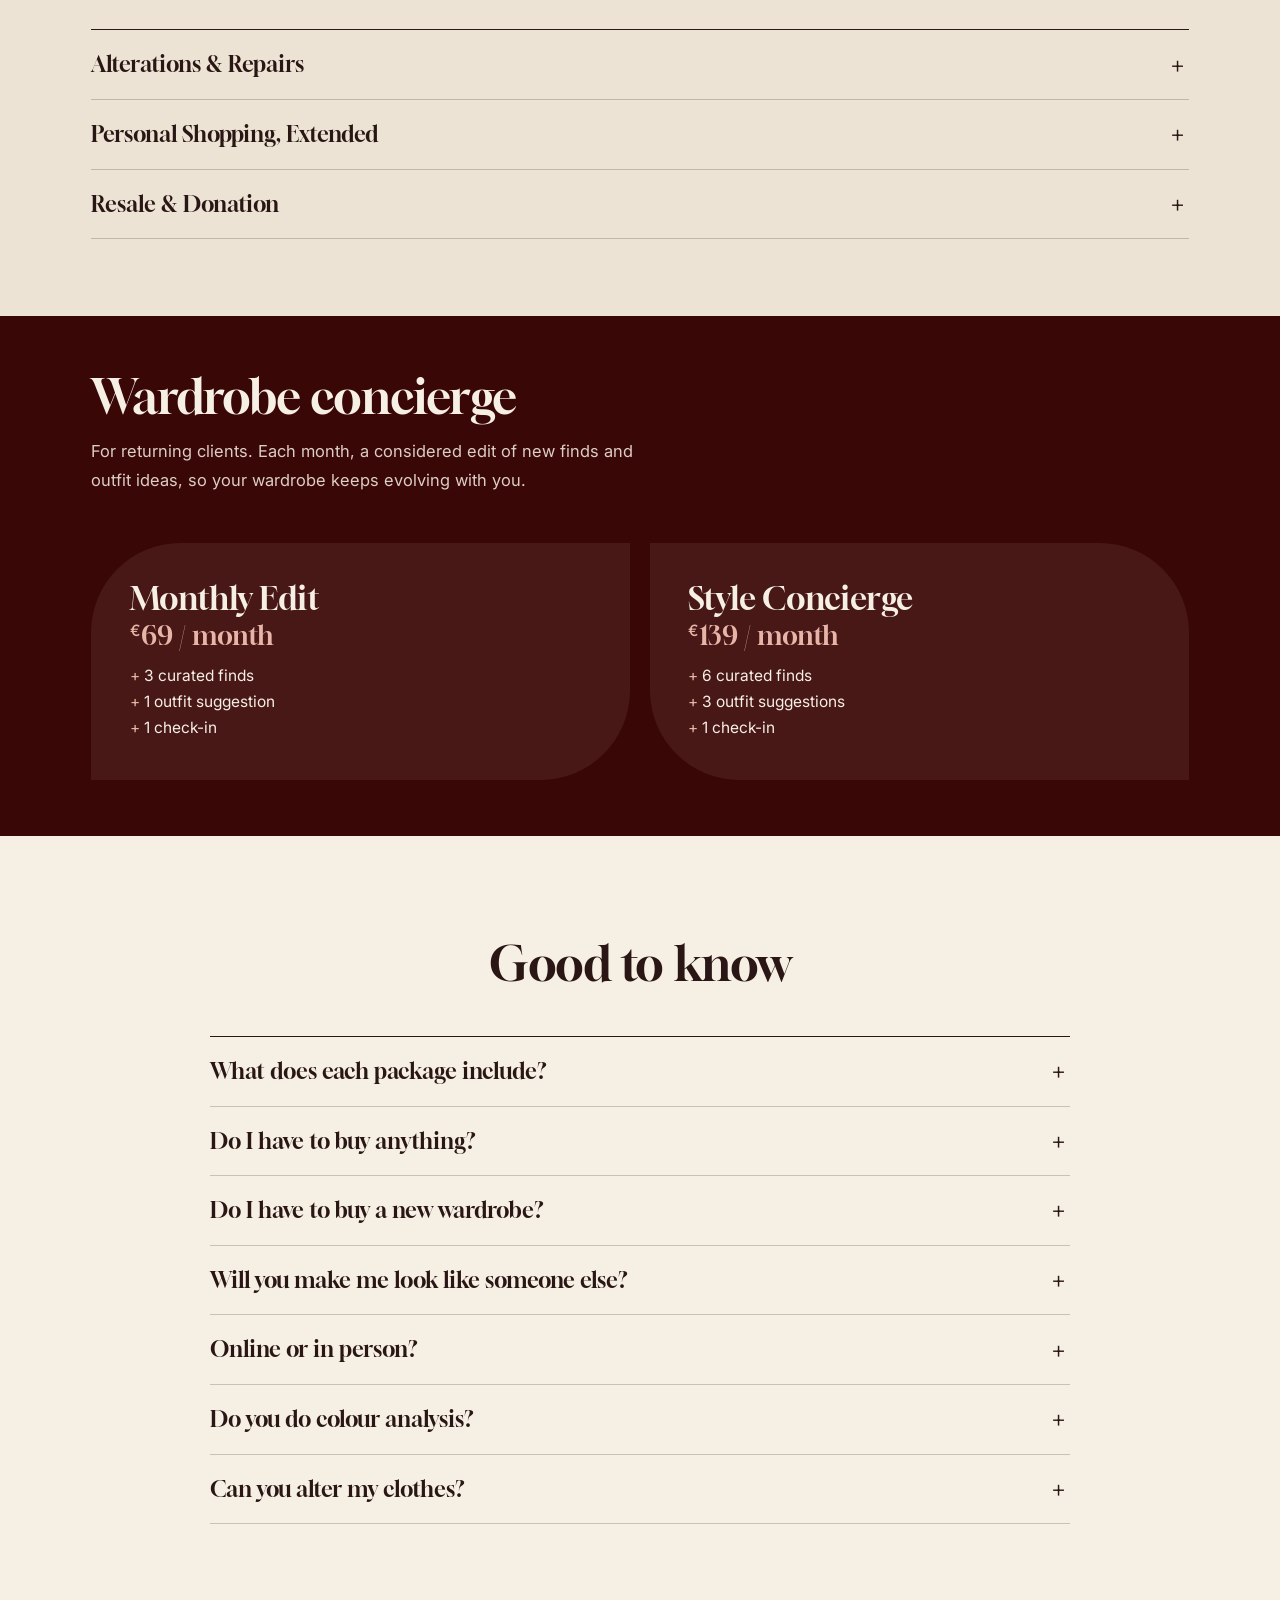
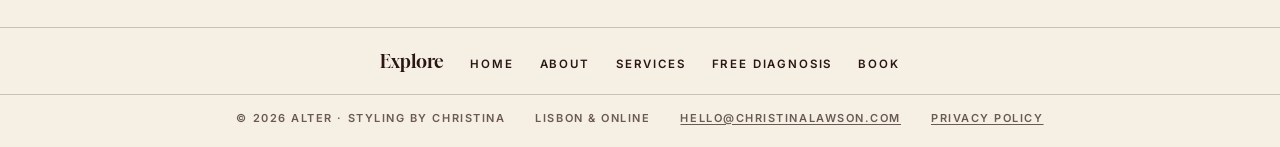
<file: services.html>
<!doctype html>
<html lang="en-GB">
<head>
<meta charset="utf-8">
<meta name="viewport" content="width=device-width, initial-scale=1">
<title>Styling Services & Prices · Personal Stylist Lisbon · ALTER</title>
<meta name="description" content="Personal styling packages from €110: style discovery, wardrobe edits, personal shopping and a complete style reset. Online or in person in Lisbon.">
<link rel="canonical" href="https://stylingbychristina.com/services.html">
<meta property="og:type" content="website">
<meta property="og:site_name" content="ALTER · Styling by Christina">
<meta property="og:title" content="Styling Services & Prices · Personal Stylist Lisbon · ALTER">
<meta property="og:description" content="Personal styling packages from €110: style discovery, wardrobe edits, personal shopping and a complete style reset. Online or in person in Lisbon.">
<meta property="og:url" content="https://stylingbychristina.com/services.html">
<meta property="og:image" content="https://stylingbychristina.com/img/share.jpg">
<meta name="twitter:card" content="summary_large_image">
<link rel="preconnect" href="https://fonts.googleapis.com">
<link rel="preconnect" href="https://fonts.gstatic.com" crossorigin>
<link rel="stylesheet" href="https://fonts.googleapis.com/css2?family=Gloock&family=Inter:wght@400;500;600&display=swap">
<link rel="stylesheet" href="style.css?v=238">
<link rel="icon" href="favicon.svg" type="image/svg+xml">
</head>
<body>
<a class="skip" href="#main">Skip to content</a>
<header class="hdr">
  <div class="hdr__in">
    <nav class="nav" id="nav" aria-label="Main">
      <div class="nav__l"><a href="index.html">Home</a><a href="about.html">About</a><a href="services.html" aria-current="page">Services</a></div>
      <div class="nav__r"><a href="quiz.html">Free diagnosis</a><a href="book.html">Book a session</a></div>
    </nav>
    <a class="logo" href="index.html" aria-label="ALTER, home"><span class="logo__word">ALTER</span><span class="logo__sub">Styling by Christina</span></a>
    <button class="menu-btn" type="button" aria-expanded="false" aria-controls="nav">Menu</button>
  </div>
</header>
<main id="main">

<section class="svc-hero svc-hero--split dark">
  <div class="wrap svc-hero__in">
    <div class="svc-hero__copy">
      <h1 class="svc-hero__title">Services</h1>
      <p class="svc-hero__lead">Every service is available online or in person in Lisbon. Unsure where to begin? <a href="quiz.html" style="color:inherit">Take the free diagnosis</a> or <a href="book.html?p=call" style="color:inherit">book a complimentary 20-minute call</a>.</p>
      <nav class="svc-hero__links" aria-label="Jump to a service"><a class="btn" href="#discovery">Discovery</a><a class="btn" href="#edit">Edit</a><a class="btn" href="#builder">Builder</a><a class="btn" href="#reset">Reset</a><a class="btn" href="#concierge">Concierge</a></nav>
    </div>
    <div class="ph svc-hero__img" style="background-image:url(img/sewing.jpg); background-position:center 40%;" role="img" aria-label="Christina at her sewing machine"></div>
  </div>
</section>

<section class="sec sec--packages">
  <div class="wrap wrap--wide">
    <div class="shop-head"><h2>Packages</h2><span class="label">Prices in euros</span></div>
    <ol class="pk-grid" role="list">
      <li class="pk" id="discovery">
        <span class="c-svc__icon"><svg viewBox="0 0 24 24" fill="none" stroke="currentColor" stroke-width="1.25" stroke-linecap="round" stroke-linejoin="round" aria-hidden="true"><circle cx="10.5" cy="10.5" r="6.5"/><path d="m15.4 15.4 5.1 5.1"/></svg></span>
        <p class="pk__fmt">Online or Lisbon</p>
        <h3>Style Discovery</h3>
        <p class="pk__price"><span class="cur">€</span>110</p>
        <p class="pk__pain">“I know what I like, but I can’t make it my own.”</p>
        <p class="pk__desc">The starting point. We explore your preferences, lifestyle and style goals to develop a clearer direction for your wardrobe.</p>
        <a class="btn btn--fill" href="book.html?p=discovery" aria-label="Book Style Discovery">Book now <span class="arr" aria-hidden="true"></span></a>
        <details class="pk__more"><summary>What you get</summary>
          <ul class="pk__list"><li>60-minute style consultation</li><li>Style questionnaire before we meet</li><li>Personal moodboard</li><li>Silhouette, colour and fabric direction</li><li>3 outfit formulas you can repeat</li><li>A short style guide to keep</li></ul>
        </details>
      </li>
      <li class="pk" id="edit">
        <span class="c-svc__icon"><svg viewBox="0 0 24 24" fill="none" stroke="currentColor" stroke-width="1.25" stroke-linecap="round" stroke-linejoin="round" aria-hidden="true"><path d="M10 4.6a2 2 0 1 1 2 2.4V8"/><path d="M12 8 3.4 14.6c-.7.5-.3 1.4.5 1.4h16.2c.8 0 1.2-.9.5-1.4L12 8z"/></svg></span>
        <p class="pk__fmt">Online or Lisbon</p>
        <h3>Wardrobe Edit</h3>
        <p class="pk__price"><span class="cur">€</span>245</p>
        <p class="pk__pain">“I have clothes, but nothing to wear.”</p>
        <p class="pk__desc">We go through what you own, piece by piece. What stays, what gets altered, what goes. Then we build outfits from what’s left.</p>
        <a class="btn btn--fill" href="book.html?p=edit" aria-label="Book Wardrobe Edit">Book now <span class="arr" aria-hidden="true"></span></a>
        <details class="pk__more"><summary>What you get</summary>
          <ul class="pk__list"><li>30-minute consultation</li><li>2-hour wardrobe review</li><li>Keep, alter, sell or donate advice</li><li>Up to 8 outfits from what you own</li><li>A list of what’s missing, for you to shop yourself</li><li>Digital lookbook</li></ul>
        </details>
      </li>
      <li class="pk" id="builder">
        <span class="c-svc__icon"><svg viewBox="0 0 24 24" fill="none" stroke="currentColor" stroke-width="1.25" stroke-linecap="round" stroke-linejoin="round" aria-hidden="true"><path d="M8.5 4 4 6.6l1.7 3.6L8 9.2V20h8V9.2l2.3 1 1.7-3.6L15.5 4c-.6 1.4-1.9 2.2-3.5 2.2S9.1 5.4 8.5 4z"/></svg></span>
        <p class="pk__fmt">Online or Lisbon</p>
        <h3>Outfit Builder</h3>
        <p class="pk__price"><span class="cur">€</span>345</p>
        <p class="pk__pain">“I keep buying pieces that don’t work together.”</p>
        <p class="pk__desc">For the pitch, the new job, or the date. We find and style brand new pieces, tailored to your life and personal style.</p>
        <a class="btn btn--fill" href="book.html?p=builder" aria-label="Book Outfit Builder">Book now <span class="arr" aria-hidden="true"></span></a>
        <details class="pk__more"><summary>What you get</summary>
          <ul class="pk__list"><li>60-minute consultation</li><li>Personalised style direction and moodboard</li><li>Up to 3 hours of in-person shopping or online sourcing</li><li>Digital lookbook with up to 8 outfits</li><li>In-person try-on or online shopping links</li><li>One round of alternative recommendations</li></ul>
        </details>
      </li>
      <li class="pk" id="reset">
        <span class="c-svc__icon"><svg viewBox="0 0 24 24" fill="none" stroke="currentColor" stroke-width="1.25" stroke-linecap="round" stroke-linejoin="round" aria-hidden="true"><circle cx="6" cy="7" r="2.6"/><circle cx="6" cy="17" r="2.6"/><path d="M8.3 8.3 20 17M8.3 15.7 20 7"/></svg></span>
        <p class="pk__fmt">Online or Lisbon</p>
        <h3>Complete Style Reset</h3>
        <p class="pk__price"><span class="cur">€</span>549</p>
        <p class="pk__pain">“My wardrobe doesn’t reflect my life any more.”</p>
        <p class="pk__desc">The full rebuild, for when life has moved on and your clothes haven’t. We go through everything you already own, then source new pieces to fill the gaps.</p>
        <a class="btn btn--fill" href="book.html?p=reset" aria-label="Book Complete Style Reset">Book now <span class="arr" aria-hidden="true"></span></a>
        <details class="pk__more"><summary>What you get</summary>
          <ul class="pk__list"><li>60-minute consultation</li><li>Personalised style direction and moodboard</li><li>2-hour wardrobe review online or in person</li><li>Up to 3 hours of in-person shopping or online sourcing</li><li>Digital lookbook with up to 12 outfits</li><li>One round of alternative recommendations</li><li>A 45-minute follow-up styling session with your updated pieces</li></ul>
        </details>
      </li>
    </ol>
  </div>
</section>


<section class="sec sec--extras">
  <div class="wrap">
    <div class="sec-head"><h2>Extras, when you need them</h2></div>
    <div class="faq faq--extras">
      <details><summary>Alterations &amp; Repairs</summary><p>Sometimes, the perfect piece just needs a little adjustment. With my background in dressmaking and pattern cutting, I can assess alterations and offer selected repairs, quoted individually.</p></details>
      <details><summary>Personal Shopping, Extended</summary><p>Need more time or styling support for an event? Additional personal shopping or sourcing hours are available with the Outfit Builder and Complete Style Reset.</p></details>
      <details><summary>Resale &amp; Donation</summary><p>Ready to part with pieces you no longer wear? I’ll take care of the process, from listing and selling to arranging donations. Resale services are offered on a commission basis.</p></details>
    </div>
  </div>
</section>

<section class="sec dark" id="concierge">
  <div class="wrap">
    <div class="sec-head"><h2>Wardrobe concierge</h2><p class="lead">For returning clients. Each month, a considered edit of new finds and outfit ideas, so your wardrobe keeps evolving with you.</p></div>
    <div class="tiers">
      <div class="tier"><h3>Monthly Edit</h3><div class="tier__price"><span class="cur">€</span>69 / month</div><ul><li>3 curated finds</li><li>1 outfit suggestion</li><li>1 check-in</li></ul></div>
      <div class="tier"><h3>Style Concierge</h3><div class="tier__price"><span class="cur">€</span>139 / month</div><ul><li>6 curated finds</li><li>3 outfit suggestions</li><li>1 check-in</li></ul></div>
    </div>
  </div>
</section>

<section class="sec" id="faq">
  <div class="wrap">
    <div class="center sec-head"><h2>Good to know</h2></div>
    <div class="faq">
      <details><summary>What does each package include?</summary><div class="pk-small pk-small--faq">
      <ul role="list">
      <li><span>Style Discovery</span><ul class="pk-small__pts"><li>One-off consultation, online or in Lisbon</li><li>Your personal style guide, sent afterwards</li><li>Not included: wardrobe review, shopping or formal colour analysis</li></ul></li>
      <li><span>Wardrobe Edit</span><ul class="pk-small__pts"><li>Online, or at your home in Lisbon</li><li>What to keep, alter or let go</li><li>New ways to wear what you already own</li><li>No shopping needed</li></ul></li>
      <li><span>Outfit Builder</span><ul class="pk-small__pts"><li>We shop together in Lisbon, or I source online</li><li>Recommended budget of at least €300</li><li>No obligation to buy anything</li><li>Clothing is paid for by you</li></ul></li>
      <li><span>Complete Style Reset</span><ul class="pk-small__pts"><li>Everything in Wardrobe Edit and Outfit Builder</li><li>Recommended budget of at least €500, with no obligation to buy</li><li>Clothing is paid for by you</li></ul></li>
      </ul>
      </div></details>
      <details><summary>Do I have to buy anything?</summary><p>Your styling fee covers my time, expertise and recommendations. Clothing purchases are always your choice, and outfit plans are based on your preferences, budget and what’s available. For Outfit Builder we recommend a budget of at least €300, and for Complete Style Reset at least €500, but there’s no obligation to buy anything.</p></details>
      <details><summary>Do I have to buy a new wardrobe?</summary><p>No. Most of my work starts with what you already own. A Wardrobe Edit often means buying less, not more.</p></details>
      <details><summary>Will you make me look like someone else?</summary><p>No. There’s no house style. My job is to find what already works for you and sharpen it.</p></details>
      <details><summary>Online or in person?</summary><p>Every package works either way. In person is great for audits and fit checks. Online works with photos and a video call, wherever you are.</p></details>
      <details><summary>Do you do colour analysis?</summary><p>Not a formal seasonal analysis. I’ll give practical colour direction based on what you wear and love.</p></details>
      <details><summary>Can you alter my clothes?</summary><p>I’ll tell you what’s worth altering, what it should cost and what to ask for. Alterations are a separate, quoted add-on.</p></details>
    </div>
  </div>
</section>
</main>
<footer class="footer">
  <div class="footer__row"><em>Explore</em><a href="index.html">Home</a><a href="about.html">About</a><a href="services.html">Services</a><a href="quiz.html">Free diagnosis</a><a href="book.html">Book</a></div>
  <div class="footer__small"><span>© 2026 ALTER · Styling by Christina</span><span>Lisbon &amp; online</span><a href="mailto:hello@christinalawson.com">hello@christinalawson.com</a><a href="privacy.html">Privacy policy</a></div>
</footer>
<script src="main.js?v=237"></script>
</body>
</html>
</file>
<file: style.css>
/* ALTER — v7 · Scarlet / Celeste-style editorial system
   oxblood + cream blocks, tall serif capitals, small crisp sans,
   square framed photos with "Fig." captions, thin rules, square buttons. */
:root {
  --ox: #3a0707;
  --ox-2: #4e0b0e;
  --red: #8f1520;
  --cream: #f6efe4;
  --cream-2: #ece3d4;
  --ink: #2a1715;
  --text: #3a2a26;
  --muted: #6a5a53; /* was #7a6a63: 4.5:1 on cream, 4.1:1 on cream-2 */
  --line: rgba(42, 23, 21, .22);
  --line-light: rgba(246, 239, 228, .35);
  --display: "Gloock", "Didot", Georgia, serif;
  --sans: "Inter", "Helvetica Neue", Arial, sans-serif;
  --gutter: clamp(18px, 4vw, 56px);
  --max: 1200px;
  --ease-out: cubic-bezier(.16, 1, .3, 1);
  --arrow: url("data:image/svg+xml,%3Csvg xmlns='http://www.w3.org/2000/svg' viewBox='0 0 24 24' fill='none' stroke='black' stroke-width='1.6' stroke-linecap='square'%3E%3Cpath d='M3 12h17M14 6l6 6-6 6'/%3E%3C/svg%3E");
  --star: url("data:image/svg+xml,%3Csvg xmlns='http://www.w3.org/2000/svg' viewBox='0 0 24 24'%3E%3Cpath d='M12 0c.6 6.6 5.4 11.4 12 12-6.6.6-11.4 5.4-12 12-.6-6.6-5.4-11.4-12-12C6.6 11.4 11.4 6.6 12 0z'/%3E%3C/svg%3E");
}

*, *::before, *::after { box-sizing: border-box; }
html { -webkit-text-size-adjust: 100%; scroll-behavior: smooth; }
body { margin: 0; background: var(--cream); color: var(--text); font: 400 16px/1.7 var(--sans); -webkit-font-smoothing: antialiased; overflow-x: hidden; }
img { max-width: 100%; display: block; }
a { color: inherit; }
p { margin: 0 0 1em; }
::selection { background: var(--ox); color: var(--cream); }
.dark ::selection, .s-diag ::selection { background: var(--cream); color: var(--ox); }
html { font-synthesis: none; font-variant-numeric: lining-nums; caret-color: var(--red); accent-color: var(--ox); scrollbar-color: rgba(42, 23, 21, .35) var(--cream); }
a { text-underline-offset: .22em; text-decoration-thickness: 1px; }
h1, h2, h3, .h2, .display, .quiz__q, .faq summary { text-wrap: balance; }
p, li { text-wrap: pretty; }
.prod__badge, .detail__price, .tier__price, .rx .price, .choice .box em { font-variant-numeric: lining-nums tabular-nums; }
/* Drawn arrow and star, in place of text glyphs */
.arr { display: inline-block; width: 1.25em; height: 1em; flex: none; vertical-align: -.15em; background: currentColor; -webkit-mask: var(--arrow) center / contain no-repeat; mask: var(--arrow) center / contain no-repeat; transition: transform .35s var(--ease-out); }
a:hover .arr, button:hover .arr, a:focus-visible .arr { transform: translateX(3px); }
:focus-visible { outline: 2px solid var(--red); outline-offset: 3px; }
[hidden] { display: none !important; }
.wrap { width: 100%; max-width: var(--max); margin: 0 auto; padding: 0 var(--gutter); }
.skip { position: absolute; left: -999px; top: 0; background: var(--ink); color: #fff; padding: 10px 14px; z-index: 100; }
.skip:focus { left: 8px; top: 8px; }

/* ---------- type ---------- */
.label { display: inline-block; font: 600 12px/1.5 var(--sans); letter-spacing: .16em; text-transform: uppercase; color: var(--muted); }
.title, .display, .h2, h1, h2 { font-family: var(--display); font-weight: 400; text-transform: none; letter-spacing: -.01em; line-height: 1.04; margin: 0; color: var(--ink); }
.display, h1 { font-size: clamp(42px, 5.2vw, 76px); }
.h2, h2 { font-size: clamp(30px, 3.7vw, 52px); }
.title em, h1 em, h2 em, .serif { font-style: normal; text-transform: none; color: var(--red); }
.dark h1 em, .dark h2 em, .s-diag h2 em, .dark .serif { color: #e8b4a8; }
.lead { font-size: 16.5px; line-height: 1.75; max-width: 34em; color: var(--text); }
.hand, .brush { font-style: normal; }

/* ---------- buttons (square, thin) ---------- */
.btn { display: inline-flex; align-items: center; justify-content: center; gap: 10px; padding: 12px 22px; border: 1px solid currentColor; background: transparent; color: var(--ink); font: 600 12px/1 var(--sans); letter-spacing: .16em; text-transform: uppercase; text-decoration: none; cursor: pointer; transition: background .2s, color .2s, border-color .2s; border-radius: 0; }
.btn svg { width: 13px; height: 13px; }
.btn:hover { background: var(--ink); border-color: var(--ink); color: var(--cream); }
.btn--fill, .btn--solid, .btn--chalk { background: var(--ox); border-color: var(--ox); color: var(--cream); }
.btn--fill:hover, .btn--solid:hover, .btn--chalk:hover { background: var(--red); border-color: var(--red); color: #fff; }
.dark .btn { color: var(--cream); border-color: var(--line-light); }
.dark .btn:hover { background: var(--cream); color: var(--ox); border-color: var(--cream); }
.dark .btn--fill, .dark .btn--solid { background: var(--cream); color: var(--ox); border-color: var(--cream); }
.dark .btn--fill:hover, .dark .btn--solid:hover { background: transparent; color: var(--cream); }
.btn-row { display: flex; flex-wrap: wrap; gap: 10px; align-items: center; }
.textlink { font: 600 12px var(--sans); letter-spacing: .16em; text-transform: uppercase; text-decoration: none; border-bottom: 1px solid currentColor; padding-bottom: 3px; }

/* ---------- dark blocks ---------- */
.dark { background: var(--ox); color: var(--cream); }
.dark .label { color: rgba(246,239,228,.7); }
.dark .title, .dark h1, .dark h2, .dark .h2 { color: var(--cream); }
.dark .lead, .dark p { color: rgba(246,239,228,.86); }

/* ---------- header: centred wordmark, stacked nav ---------- */
.hdr { position: sticky; top: 0; z-index: 50; background: var(--cream); border-bottom: 1px solid var(--line); }
.hdr__in { position: relative; display: flex; justify-content: center; align-items: center; height: 92px; }
.logo { text-decoration: none; color: var(--ink); text-align: center; line-height: 1; position: relative; z-index: 2; }
.logo__word { display: block; font: 400 34px/1 var(--display); letter-spacing: .14em; margin-right: -.14em; }
.logo__sub { display: block; font: 600 10.5px/1 var(--sans); letter-spacing: .3em; text-transform: uppercase; color: var(--muted); margin-top: 6px; }
.nav { position: absolute; inset: 0 var(--gutter); display: flex; justify-content: space-between; align-items: center; pointer-events: none; }
.nav > div { display: grid; gap: 3px; pointer-events: auto; }
.nav__r { text-align: right; justify-items: end; }
.nav a { font: 600 11.5px/1.6 var(--sans); letter-spacing: .16em; text-transform: uppercase; text-decoration: none; color: var(--ink); }
.nav a:hover, .nav a[aria-current="page"] { color: var(--red); }
.nav a[aria-current="page"] { text-decoration: underline; text-underline-offset: 4px; }
.menu-btn { display: none; position: absolute; right: var(--gutter); top: 50%; transform: translateY(-50%); background: none; border: 0; width: 44px; height: 44px; cursor: pointer; color: var(--ink); font-size: 0; }
.menu-btn::before, .menu-btn::after { content: ""; position: absolute; left: 10px; right: 10px; height: 1px; background: currentColor; transition: transform .25s, top .25s; }
.menu-btn::before { top: 18px; } .menu-btn::after { top: 25px; }
.menu-btn[aria-expanded="true"]::before { top: 22px; transform: rotate(45deg); }
.menu-btn[aria-expanded="true"]::after { top: 22px; transform: rotate(-45deg); }
@media (max-width: 860px) {
  .hdr__in { height: 74px; }
  .logo__word { font-size: 28px; }
  .menu-btn { display: block; }
  .nav { position: fixed; inset: 74px 0 auto 0; flex-direction: column; align-items: flex-start; gap: 6px; background: var(--ox); padding: 22px var(--gutter) 30px; transform: translateY(-130%); transition: transform .35s; z-index: -1; pointer-events: auto; }
  .nav.is-open { transform: none; }
  .nav > div { gap: 6px; justify-items: start; text-align: left; }
  .nav a { font: 400 30px/1.2 var(--display); letter-spacing: .02em; color: var(--cream); }
}

/* ---------- framed photos ---------- */
.ph { background-color: #d8cdbd; background-size: cover; background-position: center; background-repeat: no-repeat; }
.bw { filter: grayscale(1) contrast(1.04); }
.frame { position: relative; }
.frame::after { content: ""; position: absolute; inset: 8px; border: 1px solid rgba(246,239,228,.7); pointer-events: none; }
.fig { margin: 0; }
.fig figcaption { font: 500 11px var(--sans); letter-spacing: .06em; color: var(--muted); margin-top: 8px; }

/* ---------- hero (split) ---------- */
.s-hero { display: grid; grid-template-columns: 4fr 6fr; min-height: min(calc(100vh - 92px), 760px); }
.s-hero__panel { padding: clamp(40px, 5vw, 72px) clamp(24px, 4vw, 56px); display: flex; flex-direction: column; justify-content: space-between; gap: 32px; }
.s-hero__panel h1 { font-size: clamp(44px, 4.6vw, 72px); }
.s-hero__thumb { width: 96px; aspect-ratio: 1; }
.s-hero__panel .label { color: var(--cream); }
.s-hero__panel p { font-size: 15.5px; max-width: 30em; margin: 10px 0 18px; }
.s-hero__img { position: relative; background-size: cover; background-position: 50% 30%; min-height: 460px; }
.s-hero__word { position: absolute; top: clamp(24px, 4vw, 48px); left: 0; right: 0; text-align: center; font: 400 clamp(54px, 7.4vw, 116px)/.9 var(--display); color: var(--cream); letter-spacing: .01em; margin: 0; }
@media (max-width: 860px) { .s-hero { grid-template-columns: 1fr; } .s-hero__img { min-height: 520px; } }
@media (max-width: 480px) { .s-hero .btn-row, .s-split .btn-row { flex-direction: column; align-items: stretch; } }

/* ---------- home hero: cut-out portrait over an arch frame ---------- */
.hero { position: relative; overflow: hidden; background: radial-gradient(ellipse 55% 75% at 72% 58%, #5a1016 0%, var(--ox) 62%), var(--ox); }
.hero__in { display: grid; grid-template-columns: minmax(0, 1.05fr) minmax(0, .95fr); gap: clamp(24px, 4vw, 64px); align-items: end; min-height: min(calc(100svh - 92px), 740px); }
.hero__copy { align-self: center; padding: clamp(36px, 4vw, 56px) 0; position: relative; z-index: 2; }
.hero__title { font-size: clamp(44px, 5.3vw, 82px); line-height: .98; letter-spacing: -.005em; margin: 0 0 clamp(20px, 2.4vw, 30px); max-width: 11ch; }
.hero__title em { color: #e8b4a8; }
.hero__lead { font-size: clamp(16px, 1.25vw, 18px); line-height: 1.7; max-width: 30em; margin: 0 0 28px; color: rgba(246,239,228,.86); }
.hero__lead span { display: block; }
.hero__cred { display: flex; flex-wrap: wrap; align-items: center; gap: 6px 14px; margin: clamp(28px, 3.4vw, 44px) 0 0; padding-top: 18px; border-top: 1px solid var(--line-light); font: 600 11.5px/1.5 var(--sans); letter-spacing: .16em; text-transform: uppercase; color: rgba(246,239,228,.78) !important; }
.hero__cred-place { flex-basis: 100%; margin-top: 6px; color: #e8b4a8; }
.hero__cred i { width: 4px; height: 4px; border-radius: 50%; background: currentColor; opacity: .7; }
.hero__fig { position: relative; margin: 0; align-self: end; justify-self: center; width: min(100%, 470px); padding-top: clamp(28px, 3.4vw, 48px); }
/* the arch: a cream niche she sits in, with a fine outline a step outside it */
.hero__fig::before { content: ""; position: absolute; left: -14px; right: -14px; top: calc(clamp(28px, 3.4vw, 48px) - 14px); bottom: -1px; border: 1px solid rgba(246,239,228,.38); border-bottom: 0; border-radius: 999px 999px 0 0; }
.hero__fig::after { content: ""; position: absolute; left: 0; right: 0; top: clamp(28px, 3.4vw, 48px); bottom: -1px; border-radius: 999px 999px 0 0; background: radial-gradient(ellipse 80% 60% at 50% 35%, #fbf7f0, var(--cream) 55%, #e6dccb); }
.hero__fig img { position: relative; z-index: 1; display: block; width: 88%; height: auto; max-height: min(calc(100svh - 92px - 96px), 700px); object-fit: contain; object-position: bottom; margin: -10px auto 0; filter: drop-shadow(0 18px 28px rgba(58,7,7,.22)); }
@media (max-width: 860px) {
  .hero__in { grid-template-columns: 1fr; min-height: 0; }
  .hero__copy { padding: 44px 0 8px; }
  .hero__fig { width: min(88%, 400px); padding-top: 24px; }
  .hero__fig::before { top: 24px; } .hero__fig::after { top: 40px; }
  .hero__fig img { max-height: 480px; }
}
@media (max-width: 480px) { .hero .btn-row { flex-direction: column; align-items: stretch; } }

/* ---------- section scaffolding ---------- */
.sec { padding: clamp(64px, 8vw, 112px) 0; }
.sec--tight { padding: clamp(48px, 6vw, 80px) 0; }
.sec--sand { background: var(--cream-2); }
.sec-head { margin-bottom: clamp(30px, 4vw, 48px); }
.sec-head .lead { margin-top: 16px; }
.center { text-align: center; }
.center .lead { margin-left: auto; margin-right: auto; }

/* heart: text + stacked figs */
.heart { display: grid; grid-template-columns: 1fr minmax(0, 440px); gap: clamp(36px, 8vw, 140px); align-items: center; }
.heart h2 { margin: 0 0 22px; }
.heart__figs { display: grid; gap: 22px; }
.heart__hello { font-size: clamp(16px, 1.2vw, 17.5px); line-height: 1.7; color: var(--text); max-width: 34em; margin: 0 0 26px; }
.heart__hello em { font: 400 1.1em/1 var(--display); font-style: normal; color: var(--red); }
.trust { list-style: none; margin: 0 0 32px; padding: 0; border-top: 1px solid var(--line); max-width: 640px; }
.trust li { display: grid; grid-template-columns: 44px 1fr; gap: 16px; align-items: center; padding: 14px 0; border-bottom: 1px solid var(--line); }
.trust__icon { display: grid; place-items: center; width: 44px; height: 44px; border-radius: 50%; border: 1px solid var(--ox); color: var(--ox); }
.trust__icon svg { width: 24px; height: 24px; }
.trust strong { display: block; font: 400 clamp(17px, 1.35vw, 19px)/1.25 var(--display); color: var(--ink); margin: 0; }
.trust p { margin: 0; font-size: 15.5px; line-height: 1.65; color: var(--text); }
.heart__figs .ph { aspect-ratio: 4 / 5; }
.heart__fig { margin: 0; justify-self: end; width: 100%; max-width: 286px; box-shadow: 0 24px 40px -28px rgba(42,23,21,.55); }
.heart__fig img { width: 100%; height: auto; aspect-ratio: 286 / 358; object-fit: cover; }
@media (max-width: 800px) { .heart { grid-template-columns: 1fr; } .heart__figs { grid-template-columns: 1fr 1fr; } .heart__fig { justify-self: start; } }

/* who I work with: an editorial index, each row routes to a package */
.who { background: var(--cream-2); }
.who__head { display: flex; flex-wrap: wrap; justify-content: space-between; align-items: end; gap: 12px 40px; margin-bottom: clamp(28px, 3.5vw, 44px); }
.who__head .lead { margin: 0; max-width: 30em; }
/* three plain shapes: rounded square, arch, leaf, text set inside */
.who { background: var(--cream); }
.shapes { list-style: none; margin: 0 auto; padding: 0; max-width: 900px; display: grid; grid-template-columns: repeat(3, minmax(0, 1fr)); gap: clamp(14px, 2vw, 24px); align-items: stretch; }
.shape { position: relative; height: 100%; min-height: clamp(260px, 24vw, 310px); display: flex; flex-direction: column; justify-content: center; align-items: center; gap: 10px; text-align: center; padding: clamp(26px, 3vw, 40px) clamp(22px, 2.4vw, 34px); }
.shape__label { font: 600 11.5px var(--sans); letter-spacing: .16em; text-transform: uppercase; opacity: .75; }
.shape__icon { display: grid; place-items: center; width: 48px; height: 48px; margin-bottom: 4px; border-radius: 50%; border: 1px solid currentColor; }
.shape__icon svg { width: 24px; height: 24px; }
.shape--soft .shape__icon { color: var(--ox); }
.shape h3 { margin: 0; font: 400 clamp(21px, 1.8vw, 26px)/1.1 var(--display); letter-spacing: -.01em; color: inherit; text-wrap: balance; }
.shape p { margin: 0; font-size: 14.5px; line-height: 1.55; max-width: 24ch; opacity: .9; }
.shape__go { display: inline-flex; align-items: center; gap: 8px; margin-top: 6px; white-space: nowrap; font: 600 11.5px var(--sans); letter-spacing: .16em; text-transform: uppercase; border-bottom: 1px solid currentColor; padding-bottom: 3px; }
/* rounded square */
.shape--soft { background: #e2d3bd; color: var(--ink); border-radius: clamp(44px, 5vw, 72px); }
/* arch */
.shape--arch { background: var(--red); color: var(--cream); border-radius: 999px 999px 0 0; padding-top: clamp(48px, 4.6vw, 64px); }
/* oval */
.shape--leaf { background: var(--ox); color: var(--cream); border-radius: clamp(80px, 9vw, 130px) 0 clamp(80px, 9vw, 130px) 0; }
.shape--arch .shape__go, .shape--leaf .shape__go { color: #f0c2b6; }
@media (max-width: 900px) { .shapes { grid-template-columns: 1fr; max-width: 360px; } .shape { min-height: 260px; } }

/* diagnosis: woven herringbone ground, hang tags on a rail */
.s-diag { position: relative; overflow: hidden; color: var(--cream);
  background:
    radial-gradient(ellipse 80% 70% at 50% 45%, transparent 40%, rgba(15, 2, 2, .45)),
    url("data:image/svg+xml,%3Csvg xmlns='http://www.w3.org/2000/svg' width='32' height='32'%3E%3Cpath d='M-16 -16 L0 0 L16 -16 L32 0 L48 -16 M-16 0 L0 16 L16 0 L32 16 L48 0 M-16 16 L0 32 L16 16 L32 32 L48 16 M-16 32 L0 48 L16 32 L32 48 L48 32' fill='none' stroke='%23f6efe4' stroke-opacity='.09' stroke-width='7' stroke-linejoin='miter'/%3E%3C/svg%3E") 0 0 / 307px 307px,
    var(--ox); }
.s-diag__in { position: relative; padding: clamp(36px, 4.5vw, 60px) 0 clamp(52px, 5.4vw, 72px); }
.ghost { overflow: hidden; white-space: nowrap; font: 400 clamp(48px, 6.4vw, 96px)/1 var(--display); color: rgba(246,239,228,.14); margin: 0 0 clamp(20px, 2.6vw, 34px); }
.ghost span { display: inline-block; animation: marquee 50s linear infinite; padding-right: .4em; }
@keyframes marquee { to { transform: translateX(-50%); } }
.s-diag__head { text-align: center; max-width: 860px; margin: 0 auto 28px; }
.s-diag__head h2 { font-size: clamp(32px, 3.6vw, 50px); }
.s-diag__head h2 { color: var(--cream); margin: 0 0 14px; }
.s-diag__head p { color: rgba(246,239,228,.86); margin: 0 auto; max-width: 50em; }

.rail { position: relative; list-style: none; margin: 0 auto; padding: 0; max-width: 1060px; display: grid; grid-template-columns: repeat(4, minmax(0, 1fr)); gap: clamp(20px, 3.6vw, 52px); }
/* the rail: a brass-toned bar with a soft cast shadow */
.rail::before { content: ""; position: absolute; top: 0; left: -24px; right: -24px; height: 4px; border-radius: 2px; background: linear-gradient(#e9dcc4, #b9a37f 60%, #8a7656); box-shadow: 0 3px 6px rgba(0,0,0,.45); z-index: 2; }
.tag { position: relative; padding-top: var(--drop); transform-origin: 50% 0; rotate: var(--tilt); filter: drop-shadow(0 18px 22px rgba(10,0,0,.45)) drop-shadow(0 2px 3px rgba(10,0,0,.3)); transition: rotate 1.4s var(--ease-out); }
.tag:nth-child(2) { transition-delay: .08s; } .tag:nth-child(3) { transition-delay: .16s; } .tag:nth-child(4) { transition-delay: .24s; }
/* string from the rail down through the eyelet */
.tag::before { content: ""; position: absolute; left: 50%; top: 0; height: calc(var(--drop) + 22px); width: 1px; margin-left: -.5px; background: linear-gradient(rgba(246,239,228,.9), rgba(246,239,228,.6)); z-index: 1; }
.tag__card { position: relative; padding: 48px 24px 30px; text-align: center; background: var(--cream); color: var(--ink);
  clip-path: polygon(14px 0, calc(100% - 14px) 0, 100% 14px, 100% 100%, 0 100%, 0 14px);
  -webkit-mask: radial-gradient(circle at 50% 22px, transparent 5px, #000 5.5px); mask: radial-gradient(circle at 50% 22px, transparent 5px, #000 5.5px); }
.tag:nth-child(even) .tag__card { background: var(--cream-2); }
/* eyelet ring and a printed inner border */
.tag__card::before { content: ""; position: absolute; left: 50%; top: 22px; width: 16px; height: 16px; margin: -8px 0 0 -8px; border-radius: 50%; border: 1.5px solid #b9a37f; }
.tag__card::after { content: ""; position: absolute; inset: 9px; border: 1px solid rgba(58, 7, 7, .18); pointer-events: none; clip-path: polygon(10px 0, calc(100% - 10px) 0, 100% 10px, 100% 100%, 0 100%, 0 10px); }
.tag strong { display: block; font: 600 11.5px/1.4 var(--sans); letter-spacing: .16em; text-transform: uppercase; color: var(--red); margin-bottom: 12px; }
.tag p { font: 400 18.5px/1.32 var(--display); margin: 0; color: var(--ink); }
/* on arrival the tags swing from the rail and settle */
.js .rail:not(.is-in) .tag { rotate: calc(var(--tilt) * -4); }

.s-diag__cta { text-align: center; margin: 0 0 clamp(44px, 5vw, 64px); }
.s-diag__cta .btn { background: var(--cream); color: var(--ox); border-color: var(--cream); padding: 14px 28px; }
.s-diag__cta .btn:hover { background: transparent; color: var(--cream); }
.s-diag__cta p { font: 600 12px var(--sans); letter-spacing: .16em; text-transform: uppercase; color: rgba(246,239,228,.7); margin: 10px 0 0; }
@media (max-width: 860px) { .rail { grid-template-columns: 1fr 1fr; row-gap: 0; } .rail::after { content: ""; position: absolute; left: -24px; right: -24px; top: 50%; } }
@media (max-width: 560px) {
  .rail { grid-template-columns: 1fr; max-width: 320px; gap: 18px; }
  .rail::before { display: none; }
  .tag { padding-top: 0; rotate: 0deg; }
  .tag::before { display: none; }
  .js .rail:not(.is-in) .tag { rotate: 0deg; }
}

/* shop grid (services) */
.shop-head { display: flex; justify-content: space-between; align-items: end; gap: 20px; margin-bottom: clamp(30px, 4vw, 44px); flex-wrap: wrap; }
.prods { display: grid; grid-template-columns: repeat(4, 1fr); gap: clamp(16px, 2.4vw, 28px); }
.prod { text-decoration: none; color: var(--ink); display: block; }
.prod__img { position: relative; aspect-ratio: 4 / 5; margin-bottom: 12px; }
.prod__img .ph { position: absolute; inset: 0; transition: filter .3s; }
.prod__badge { position: absolute; top: -14px; right: -14px; width: 62px; height: 62px; border-radius: 50%; background: var(--ox); color: var(--cream); display: grid; place-items: center; font: 400 18px/1 var(--display); z-index: 2; }
.prod__meta { display: flex; justify-content: space-between; align-items: center; gap: 10px; font: 600 12px var(--sans); letter-spacing: .14em; text-transform: uppercase; }
.prod p { font-size: 15px; color: var(--muted); margin: 6px 0 0; }
.prod:hover .ph.bw, .prod:focus-visible .ph.bw { filter: grayscale(0); }
.prod:focus-visible { outline-offset: 6px; }
@media (max-width: 900px) { .prods { grid-template-columns: 1fr 1fr; row-gap: 40px; } .prod__badge { right: -8px; width: 54px; height: 54px; font-size: 16px; } }

/* services: a rising staircase, one step per level of support.
   Columns are subgrids so names, prices and lines sit level; only the colour block steps up. */
.svc4 { list-style: none; margin: 0; padding: 0; display: grid; grid-template-columns: repeat(4, minmax(0, 1fr)); gap: 0; --rows: 7; }
.svc4--brief { --rows: 6; }
.svc4 > li { display: grid; grid-template-rows: subgrid; grid-row: span var(--rows); }
.svc4 > li:nth-child(1) { --bg: var(--cream-2); }
.svc4 > li:nth-child(2) { --bg: #e2d3bd; }
.svc4 > li:nth-child(3) { --bg: var(--red); --fg: var(--cream); }
.svc4 > li:nth-child(4) { --bg: var(--ox);  --fg: var(--cream); }
.svc4__item { --fg-c: var(--fg, var(--ink)); display: grid; grid-template-rows: subgrid; grid-row: span var(--rows); align-content: start; padding: 34px clamp(20px, 2vw, 30px) 32px; color: var(--fg-c); text-decoration: none;
  background: var(--bg);
  
  transition: transform .5s var(--ease-out), filter .5s var(--ease-out); }
.svc4__item:hover::before, .svc4__item:focus-visible::before { opacity: .55; inset: 14px; }
.svc4__item:focus-visible { outline-offset: 4px; }
/* hairline frame inside each colour block */
.svc4__item { position: relative; }
.svc4__item::before { content: ""; position: absolute; left: 10px; right: 10px; bottom: 10px; top: 10px; border: 1px solid currentColor; opacity: .22; pointer-events: none; transition: opacity .4s var(--ease-out), inset .4s var(--ease-out); }
.svc4__top { display: flex; justify-content: space-between; align-items: center; margin-bottom: 26px; }
.svc4__icon { display: grid; place-items: center; width: 56px; height: 56px; border-radius: 50%; border: 1px solid currentColor; transition: background-color .4s var(--ease-out), color .4s var(--ease-out); }
.svc4__icon svg { width: 28px; height: 28px; }
.svc4__item:hover .svc4__icon, .svc4__item:focus-visible .svc4__icon { background: var(--fg-c); color: var(--bg); }
/* level marker: a serif roman numeral */
.svc4__lvl { font: 400 22px/1 var(--display); letter-spacing: .04em; opacity: .55; }
.svc4 h3 { align-self: end; font: 600 clamp(18px, 1.4vw, 20px)/1.25 var(--sans); letter-spacing: -.01em; margin: 0 0 8px; text-wrap: balance; color: inherit; }
.svc4__price { font: 400 clamp(34px, 3vw, 42px)/1 var(--display); letter-spacing: -.01em; margin: 0 0 18px; font-variant-numeric: lining-nums tabular-nums; color: var(--red); }
.svc4 > li:nth-child(n+3) .svc4__price { color: #f0c2b6; }
.svc4__what { font-size: 16px; line-height: 1.6; color: inherit; margin: 0 0 22px; max-width: 26ch; }
.svc4 ul { list-style: none; margin: 0 0 22px; padding: 16px 0 0; border-top: 1px solid color-mix(in srgb, currentColor 22%, transparent); font-size: 15px; line-height: 1.5; }
.svc4 ul li { position: relative; padding: 4px 0 4px 16px; }
.svc4 ul li::before { content: ""; position: absolute; left: 0; top: .82em; width: 7px; height: 1px; background: currentColor; opacity: .7; }
.svc4__fmt { align-self: end; font-size: 14px; line-height: 1.5; margin: 0 0 18px; padding-top: 14px; border-top: 1px solid color-mix(in srgb, currentColor 22%, transparent); opacity: .82; }
.svc4__more { align-self: start; justify-self: start; display: inline-flex; align-items: center; gap: 8px; font: 600 12px var(--sans); letter-spacing: .16em; text-transform: uppercase; border-bottom: 1px solid currentColor; padding-bottom: 3px; }
@media (max-width: 960px) { .svc4 { grid-template-columns: 1fr 1fr; } }
@media (max-width: 560px) { .svc4 { grid-template-columns: 1fr; } .svc4 > li, .svc4__item { display: block; } .svc4__item { display: flex; flex-direction: column; align-items: flex-start; } .svc4__item > *, .svc4 h3 { align-self: auto; } .svc4__top, .svc4__fmt { align-self: stretch; } }

/* values */
.values-wrap { background: var(--cream-2); }
.values-card { display: grid; grid-template-columns: 1.3fr .7fr; gap: clamp(28px, 5vw, 64px); align-items: center; background: var(--cream); padding: clamp(28px, 4vw, 52px); }
.vlist { list-style: none; padding: 0; margin: 22px 0 0; border-top: 1px solid var(--line); }
.vlist li { padding: 18px 0; border-bottom: 1px solid var(--line); }
.vlist p { font: 400 clamp(19px, 1.7vw, 23px)/1.3 var(--display); color: var(--ink); margin: 0; }
.values-card .ph { aspect-ratio: 4 / 5; }
@media (max-width: 860px) { .values-card { grid-template-columns: 1fr; } .values-card .ph { max-width: 320px; } }

/* methodology: three steps, read left to right */
.method { list-style: none; margin: 0 auto; padding: 0; max-width: 1120px; display: grid; grid-template-columns: repeat(4, minmax(0, 1fr)); gap: clamp(24px, 3vw, 44px); }
.mstep { position: relative; padding-top: 22px; border-top: 1px solid var(--line-light); }
.mstep i { display: block; font: 400 52px/1 var(--display); font-style: normal; color: #e8b4a8; margin-bottom: 18px; }
.mstep strong { display: block; font: 600 12px var(--sans); letter-spacing: .16em; text-transform: uppercase; color: var(--cream); margin-bottom: 8px; }
.mstep span { display: block; font-size: 15.5px; line-height: 1.65; color: rgba(246,239,228,.85); max-width: 28ch; }
@media (max-width: 960px) { .method { grid-template-columns: 1fr 1fr; row-gap: 36px; } }
@media (max-width: 560px) { .method { grid-template-columns: 1fr; gap: 28px; } }

/* split: photo / dark panel */
.s-split { display: grid; grid-template-columns: minmax(300px, 36%) 1fr; }
.s-split > .ph { aspect-ratio: 3 / 4; min-height: 0; background-size: cover; background-position: center !important; }
.s-split__panel { display: flex; flex-direction: column; justify-content: center; align-items: center; text-align: center; padding: clamp(48px, 6vw, 88px) var(--gutter); }
.s-split__panel h2 { margin: 0 0 6px; }
.s-split__panel .rule { width: 40px; height: 1px; background: var(--cream); opacity: .6; margin: 18px auto 22px; }
.s-split__list { font: 600 12px/2 var(--sans); letter-spacing: .16em; text-transform: uppercase; color: rgba(246,239,228,.85); max-width: 30em; margin: 0 auto 26px; }
@media (max-width: 800px) { .s-split { grid-template-columns: 1fr; } }

/* footer */
.footer { background: var(--cream); border-top: 1px solid var(--line); }
.footer__row { display: flex; flex-wrap: wrap; justify-content: center; align-items: baseline; gap: 10px 26px; padding: 22px var(--gutter); border-bottom: 1px solid var(--line); }
.footer__row em { font: 400 18px var(--display); font-style: normal; color: var(--ink); }
.footer__row a { font: 600 11.5px var(--sans); letter-spacing: .16em; text-transform: uppercase; text-decoration: none; color: var(--ink); }
.footer__row a:hover { color: var(--red); }
.footer__small { display: flex; flex-wrap: wrap; justify-content: center; gap: 8px 30px; padding: 16px var(--gutter) 22px; font: 600 11px var(--sans); letter-spacing: .14em; text-transform: uppercase; color: var(--muted); }

/* ======================= inner pages ======================= */
.p-hero { display: grid; grid-template-columns: 1.1fr .9fr; gap: clamp(28px, 5vw, 72px); align-items: center; padding: clamp(48px, 6vw, 88px) var(--gutter); }
.p-hero__copy { max-width: 560px; justify-self: end; width: 100%; }
.p-hero h1 { font-size: clamp(52px, 6.6vw, 100px); margin-bottom: clamp(36px, 5vw, 80px); }
.p-hero__img { aspect-ratio: 4 / 4.2; max-width: 520px; width: 100%; }
.p-hero__links { display: flex; flex-wrap: wrap; gap: 10px 26px; margin-bottom: 22px; }
.p-hero__links a { font: 600 11.5px var(--sans); letter-spacing: .16em; text-transform: uppercase; color: var(--cream); text-decoration: none; }
.p-hero__links a:hover { text-decoration: underline; }
@media (max-width: 860px) { .p-hero { grid-template-columns: 1fr; } .p-hero__copy { justify-self: start; } .p-hero h1 { margin-bottom: 20px; } }

.detail { display: grid; grid-template-columns: 5fr 70px 7fr; border-top: 1px solid var(--line); }
.detail__img { min-height: 520px; }
.detail__arrow { border-right: 1px solid var(--line); border-left: 1px solid var(--line); display: grid; place-items: center; font-size: 22px; color: var(--ink); }
.detail__text { padding: clamp(36px, 5vw, 72px); align-self: center; }
.detail__text h2 { font-size: clamp(34px, 3.6vw, 50px); margin: 0 0 6px; }
.detail__price { font: 400 26px var(--display); color: var(--red); margin-bottom: 16px; }
.detail__pain { font: 400 22px/1.3 var(--display); font-style: normal; color: var(--ink); margin: 0 0 14px; }
.detail__text h4 { font: 600 11px var(--sans); letter-spacing: .16em; text-transform: uppercase; margin: 22px 0 8px; color: var(--ink); }
.detail__text ul { list-style: none; padding: 0; margin: 0 0 22px; }
.detail__text li { font-size: 15.5px; padding: 2px 0; }
.detail__text li::before { content: "+ "; color: var(--red); }
.detail__note { font-size: 14px; color: var(--muted); }
@media (max-width: 860px) { .detail { grid-template-columns: 1fr; } .detail__arrow { display: none; } .detail__img { min-height: 360px; } }

.addons { display: grid; grid-template-columns: repeat(3, 1fr); border-top: 1px solid var(--ink); }
.addons > div { padding: 26px 26px 10px 0; }
.addons > div + div { padding-left: 26px; border-left: 1px solid var(--line); }
.addons h3 { font: 400 26px/1.1 var(--display); margin: 0 0 8px; color: var(--ink); }
.addons p { font-size: 15.5px; }
@media (max-width: 800px) { .addons { grid-template-columns: 1fr; } .addons > div, .addons > div + div { padding: 20px 0; border-left: 0; border-bottom: 1px solid var(--line); } }

.tiers { display: grid; grid-template-columns: 1fr 1fr; border-top: 1px solid var(--line-light); }
.tier { padding: 30px 30px 6px 0; }
.tier + .tier { padding-left: 30px; border-left: 1px solid var(--line-light); }
.tier h3 { font: 400 32px/1 var(--display); color: var(--cream); margin: 0 0 6px; }
.tier__price { font: 400 26px var(--display); color: rgba(246,239,228,.8); margin-bottom: 12px; }
.tier ul { list-style: none; padding: 0; margin: 0; font-size: 15.5px; }
.tier li::before { content: "+ "; }
@media (max-width: 700px) { .tiers { grid-template-columns: 1fr; } .tier + .tier { padding-left: 0; border-left: 0; border-top: 1px solid var(--line-light); } }

.faq { border-top: 1px solid var(--ink); max-width: 860px; margin: 0 auto; }
.faq details { border-bottom: 1px solid var(--line); }
.faq summary { list-style: none; cursor: pointer; padding: 20px 44px 20px 0; position: relative; font: 400 22px/1.3 var(--display); color: var(--ink); }
.faq summary::-webkit-details-marker { display: none; }
.faq summary::after { content: "+"; position: absolute; right: 4px; top: 50%; transform: translateY(-50%); font: 300 24px/1 var(--sans); transition: transform .25s; }
.faq details[open] summary::after { transform: translateY(-50%) rotate(45deg); }
.faq details p { padding: 0 44px 20px 0; margin: 0; font-size: 15px; }

.about-cols { columns: 2; column-gap: clamp(28px, 4vw, 56px); font-size: 15px; max-width: 900px; margin: 0 auto; text-align: left; }
.about-cols p { break-inside: avoid; }
.thumb-center { width: 64px; aspect-ratio: 1; margin: 0 auto 22px; }
@media (max-width: 700px) { .about-cols { columns: 1; } }

/* quiz (classes used by quiz.js) */
.quiz { max-width: 860px; margin: 0 auto; }
.quiz__bar { height: 1px; background: var(--line); margin-bottom: 34px; position: relative; overflow: hidden; }
.quiz__bar i { position: absolute; inset: 0 auto 0 0; background: var(--ox); width: 0; transition: width .4s; }
.quiz__meta { display: flex; justify-content: space-between; margin-bottom: 14px; }
.label--chalk { color: var(--red); }
.quiz__q { font: 400 clamp(32px, 4vw, 52px)/1 var(--display); margin: 0 0 28px; color: var(--ink); }
.quiz__q .serif { color: var(--red); }
.opts { display: grid; gap: 10px; }
.opt { display: grid; grid-template-columns: 34px 1fr; gap: 10px; align-items: center; text-align: left; border: 1px solid var(--line); background: transparent; padding: 16px 18px; cursor: pointer; font: 400 16px/1.45 var(--sans); color: var(--ink); transition: background .18s, color .18s, border-color .18s; }
.opt b { font: 600 11px var(--sans); letter-spacing: .14em; color: var(--muted); }
.opt:hover { border-color: var(--ink); }
.opt.is-picked { background: var(--ox); border-color: var(--ox); color: var(--cream); }
.opt.is-picked b { color: rgba(246,239,228,.7); }
.quiz__nav { display: flex; justify-content: space-between; margin-top: 20px; }
.linkbtn { background: none; border: 0; padding: 8px 0; font: 600 11px var(--sans); letter-spacing: .16em; text-transform: uppercase; color: var(--muted); cursor: pointer; }
.linkbtn:hover { color: var(--ink); }
.fade-in { animation: fadeIn .5s var(--ease-out) both; }
@keyframes fadeIn { from { opacity: 0; transform: translateY(10px); } }
.result__head { border-bottom: 1px solid var(--line); padding-bottom: 24px; margin-bottom: 28px; }
.result__head h2 { font-size: clamp(42px, 5.4vw, 74px); margin: 0 0 16px; }
.result__head h2 .serif { color: var(--red); }
.mix { display: flex; gap: 3px; height: 26px; margin: 20px 0 8px; }
.mix div { background: var(--cream-2); color: var(--ink); font: 600 10px var(--sans); letter-spacing: .1em; text-transform: uppercase; display: flex; align-items: center; padding: 0 10px; overflow: hidden; white-space: nowrap; min-width: 0; }
.mix div:first-child { background: var(--ox); color: var(--cream); }
.result__cols { display: grid; grid-template-columns: 1fr 1fr; gap: 36px; }
.result__cols ol { padding-left: 20px; margin: 12px 0 0; font-size: 15px; }
.result__cols li { margin-bottom: 8px; }
.rx { background: var(--ox); color: var(--cream); padding: 32px; }
.rx .label { color: rgba(246,239,228,.7); }
.rx h3 { font: 400 34px/1 var(--display); margin: 0 0 6px; color: var(--cream); }
.rx .price { font: 400 28px var(--display); color: rgba(246,239,228,.8); margin-bottom: 10px; }
.rx p { font-size: 15px; }
.rx .btn { color: var(--cream) !important; border-color: var(--line-light) !important; }
.rx .btn--chalk { background: var(--cream) !important; color: var(--ox) !important; border-color: var(--cream) !important; }
.optin { display: flex; gap: 8px; margin-top: 12px; }
.optin input { flex: 1; min-width: 0; border: 1px solid var(--line); background: transparent; padding: 11px 12px; font: 15px var(--sans); }
.quiz-intro { display: grid; grid-template-columns: 1.2fr .8fr; gap: clamp(28px, 5vw, 64px); align-items: center; }
.quiz-intro .ph { aspect-ratio: 4/5; }
@media (max-width: 760px) { .result__cols, .quiz-intro { grid-template-columns: 1fr; } .quiz-intro .ph { max-width: 280px; } }

/* contact form */
.contact { display: grid; grid-template-columns: 5fr 7fr; }
.contact__img { min-height: 640px; }
.contact__form { padding: clamp(36px, 5vw, 72px); background: var(--cream-2); }
.form { display: grid; gap: 36px; }
.fieldset { border: 0; padding: 0; margin: 0; }
.fieldset legend { display: flex; gap: 12px; align-items: baseline; margin-bottom: 14px; padding: 0; }
.fieldset legend b { font: 600 11px var(--sans); letter-spacing: .16em; color: var(--muted); }
.fieldset legend span { font: 400 26px/1 var(--display); color: var(--ink); }
.choice { display: grid; grid-template-columns: repeat(2, 1fr); gap: 8px; }
.choice--4 { grid-template-columns: repeat(2, 1fr); }
.choice__call { grid-column: 1 / -1; }
.choice__call .box { border-style: dashed; }
.choice label { position: relative; cursor: pointer; }
.choice input { position: absolute; opacity: 0; pointer-events: none; }
.choice .box { display: block; border: 1px solid var(--line); padding: 14px 16px; height: 100%; transition: background .18s, color .18s, border-color .18s; }
.choice .box strong { display: block; font: 600 11px var(--sans); letter-spacing: .14em; text-transform: uppercase; color: var(--ink); }
.choice .box em { font: 400 22px var(--display); font-style: normal; display: block; margin: 4px 0 0; color: var(--red); }
.choice .box small { color: var(--muted); font-size: 13px; display: block; line-height: 1.45; }
.choice label:hover .box { border-color: var(--ink); }
.choice input:checked + .box { background: var(--ox); border-color: var(--ox); }
.choice input:checked + .box strong { color: var(--cream); }
.choice input:checked + .box em, .choice input:checked + .box small { color: rgba(246,239,228,.8); }
.choice input:focus-visible + .box { outline: 2px solid var(--red); outline-offset: 2px; }
.fields { display: grid; grid-template-columns: 1fr 1fr; gap: 10px; }
.field { display: grid; gap: 4px; }
.field--full { grid-column: 1 / -1; }
.field label { font: 600 11.5px var(--sans); letter-spacing: .14em; text-transform: uppercase; color: var(--muted); }
.field input, .field select, .field textarea { border: 1px solid var(--line); background: transparent; padding: 11px 12px; font: 15px var(--sans); color: var(--ink); border-radius: 0; }
.field textarea { min-height: 120px; resize: vertical; }
.field input:focus, .field select:focus, .field textarea:focus, .optin input:focus { outline: 0; border-color: var(--ink); box-shadow: inset 0 0 0 1px var(--ink); }
.field input::placeholder, .field textarea::placeholder, .optin input::placeholder { color: var(--muted); opacity: 1; }
.form__note { margin: 10px 0 0; font-size: 14px; color: var(--muted); }
.chips { display: flex; flex-wrap: wrap; gap: 6px; }
.chips label { cursor: pointer; position: relative; }
.chips input { position: absolute; opacity: 0; }
.chips span { display: inline-block; border: 1px solid var(--line); padding: 8px 14px; font: 600 11.5px var(--sans); letter-spacing: .12em; text-transform: uppercase; transition: background .15s, color .15s, border-color .15s; }
.chips label:hover span { border-color: var(--ink); }
.chips input:checked + span { background: var(--ox); border-color: var(--ox); color: var(--cream); }
.success { padding: 40px 0; }
.success .h2 .serif { color: var(--red); }
@media (max-width: 860px) { .contact { grid-template-columns: 1fr; } .contact__img { min-height: 360px; } .fields { grid-template-columns: 1fr; } }
@media (max-width: 420px) { .choice, .choice--4 { grid-template-columns: 1fr; } }

/* reveal */
.js .rv { opacity: 0; transform: translateY(16px); transition: opacity .8s var(--ease-out), transform .8s var(--ease-out); }
.js .rv.is-in { opacity: 1; transform: none; }
@media (prefers-reduced-motion: reduce) { *, *::before, *::after { animation: none !important; transition: none !important; } .js .rv { opacity: 1; transform: none; } }

/* ============ Home: services stage and the diagnosis checkerboard ============ */
.sr-only { position: absolute; width: 1px; height: 1px; padding: 0; margin: -1px; overflow: hidden; clip: rect(0 0 0 0); white-space: nowrap; border: 0; }
/* services: an oversized running word with photos laid over it, then a hairline list */
.c-svc { padding: clamp(56px, 7vw, 100px) 0 clamp(64px, 8vw, 110px); overflow: hidden; }
.c-svc__stage { position: relative; height: clamp(300px, 34vw, 460px); margin-bottom: clamp(36px, 4vw, 56px); }
.c-svc__intro { position: absolute; z-index: 3; left: clamp(20px, 6vw, 96px); top: 0; margin: 0; font: 400 clamp(22px, 2vw, 30px)/1.1 var(--display); color: var(--red); }
.c-svc__word { position: absolute; z-index: 1; left: 0; right: 0; top: 50%; transform: translateY(-50%); margin: 0; white-space: nowrap; font: 400 clamp(110px, 16vw, 240px)/.8 var(--display); letter-spacing: -.02em; color: var(--red); }
.c-svc__word span { display: inline-block; animation: marquee 60s linear infinite; padding-left: 4vw; }
.c-svc__ph { position: absolute; z-index: 2; margin: 0; padding: 7px; background: #fff; box-shadow: 0 24px 40px -24px rgba(40,10,5,.55); }
.c-svc__ph img { display: block; width: 100%; aspect-ratio: 4 / 5; object-fit: cover; filter: grayscale(1); }
.c-svc__ph--a { width: clamp(130px, 13vw, 190px); left: 22%; bottom: 0; transform: rotate(-3deg); }
.c-svc__ph--a img { object-position: center 20%; }
.c-svc__ph--b { width: clamp(150px, 15vw, 220px); right: 12%; top: 0; transform: rotate(2.5deg); }
.c-svc__ph--b img { object-position: center 15%; }
.c-svc__list { list-style: none; margin: 0; padding: 0; display: grid; grid-template-columns: repeat(4, minmax(0, 1fr)); border-top: 1px solid var(--ink); }
.c-svc__list > li + li { border-left: 1px solid var(--line); }
.c-svc__item { display: flex; flex-direction: column; gap: 8px; height: 100%; padding: 24px clamp(16px, 1.8vw, 26px) 26px; color: var(--ink); text-decoration: none; transition: background-color .3s; }
.c-svc__item:hover, .c-svc__item:focus-visible { background: #fff; }
.c-svc__num { font: 400 18px/1 var(--display); color: var(--muted); }
.c-svc__item h3 { margin: 6px 0 0; font: 600 17px/1.25 var(--sans); }
.c-svc__price { font: 400 clamp(32px, 2.8vw, 40px)/1 var(--display); color: var(--red); }
.c-svc__item p { margin: 0; font-size: 15px; line-height: 1.55; }
.c-svc__fmt { margin-top: auto; padding-top: 12px; font-size: 13.5px; color: var(--muted); }
@media (max-width: 900px) { .c-svc__list { grid-template-columns: 1fr 1fr; } .c-svc__list > li:nth-child(3) { border-left: 0; } .c-svc__list > li:nth-child(n+3) { border-top: 1px solid var(--line); } .c-svc__ph--a { left: 6%; } .c-svc__ph--b { right: 4%; } }
@media (max-width: 520px) { .c-svc__list { grid-template-columns: 1fr; } .c-svc__list > li + li { border-left: 0; border-top: 1px solid var(--line); } .c-pills--end { justify-content: flex-start; } }

.c-svc__more { display: flex; justify-content: flex-end; margin-top: 34px; }
@media (max-width: 520px) { .c-svc__more { justify-content: flex-start; } }
@media (max-width: 520px) {
  .c-svc__stage { height: 250px; }
  .c-svc__word { top: 58%; }
  .c-svc__ph--a { width: 96px; left: 4%; bottom: -6px; }
  .c-svc__ph--b { width: 104px; right: 4%; top: -4px; }
}

/* diagnosis: text panel beside a checkerboard of photos and red quote panels */
.c-diag { display: grid; grid-template-columns: minmax(0, .85fr) minmax(0, 1.15fr); border-top: 1px solid var(--line); border-bottom: 1px solid var(--line); }
.c-diag__text { position: sticky; top: 92px; align-self: start; display: flex; flex-direction: column; justify-content: center; align-items: flex-start; gap: 20px; min-height: min(calc(100svh - 92px), 760px); padding: clamp(48px, 6vw, 96px) clamp(28px, 5vw, 80px); }
.c-diag__text h2 { margin: 0; font-size: clamp(38px, 4.2vw, 60px); }
.c-diag__text h2 em { color: var(--red); }
.c-diag__text p { margin: 0; max-width: 30em; font-size: 16.5px; line-height: 1.7; }
.c-diag__grid { display: grid; grid-template-columns: 1fr 1fr; border-left: 1px solid var(--line); }
.c-cell { min-height: clamp(200px, 19vw, 260px); }
.c-cell--img { background-size: cover; filter: grayscale(1) contrast(1.05); }
.c-cell--red, .c-cell--dark { display: flex; flex-direction: column; justify-content: center; gap: 12px; padding: clamp(22px, 2.6vw, 36px); color: var(--cream); }
.c-cell--red { background: var(--red); }
.c-cell--dark { background: var(--ox); align-items: flex-start; }
.c-cell strong { font: 600 11.5px var(--sans); letter-spacing: .16em; text-transform: uppercase; color: rgba(246,239,228,.8); }
.c-cell--red p { margin: 0; font: 400 clamp(22px, 2vw, 28px)/1.2 var(--display); color: var(--cream); }
.c-cell--dark p { margin: 0; font: 600 12px/2 var(--sans); letter-spacing: .16em; text-transform: uppercase; color: rgba(246,239,228,.8); }
@media (max-width: 900px) { .c-diag { grid-template-columns: 1fr; } .c-diag__text { position: static; min-height: 0; } .c-diag__grid { border-left: 0; } }
@media (max-width: 520px) { .c-diag__grid { grid-template-columns: 1fr; } .c-diag__grid > :nth-child(3) { order: 4; } .c-diag__grid > :nth-child(4) { order: 3; } .c-diag__grid > :nth-child(7) { order: 8; } .c-diag__grid > :nth-child(8) { order: 7; } .c-cell--img { min-height: 260px; } }
.c-cell--dark .btn { color: var(--cream); border-color: rgba(246,239,228,.6); }
.c-cell--dark .btn:hover { background: var(--cream); color: var(--ox); border-color: var(--cream); }

/* services stage, condensed: intro line over the running word, no photos */
.c-svc { padding: clamp(44px, 5.5vw, 76px) 0 clamp(52px, 6vw, 84px); }
.c-svc__stage { height: auto; margin-bottom: clamp(22px, 2.6vw, 34px); }
.c-svc__intro { position: static; padding: 0 var(--gutter); max-width: var(--max); margin: 0 auto 6px; }
.c-svc__word { position: static; transform: none; font-size: clamp(96px, 13vw, 200px); line-height: .9; }
.c-svc__item { padding-top: 20px; padding-bottom: 22px; gap: 6px; }
.c-svc__item h3 { margin-top: 0; }
@media (max-width: 520px) { .c-svc__stage { height: auto; } .c-svc__word { top: auto; } }

/* services list: four light panels with an icon each */
.c-svc__list { gap: clamp(10px, 1.4vw, 18px); border-top: 0; }
.c-svc__list > li + li { border-left: 0; }
.c-svc__item { gap: 0; padding: clamp(26px, 2.6vw, 36px) clamp(22px, 2.2vw, 30px) clamp(24px, 2.4vw, 32px); background: var(--cream-2); border: 1px solid transparent; transition: background-color .3s, border-color .3s, transform .4s var(--ease-out); }
.c-svc__item:hover, .c-svc__item:focus-visible { background: #f9f5ee; border-color: var(--line); transform: translateY(-4px); }
.c-svc__icon { display: grid; place-items: center; width: 52px; height: 52px; margin-bottom: 26px; border-radius: 50%; border: 1px solid var(--red); color: var(--red); transition: background-color .3s, color .3s; }
.c-svc__icon svg { width: 26px; height: 26px; }
.c-svc__item:hover .c-svc__icon, .c-svc__item:focus-visible .c-svc__icon { background: var(--red); color: var(--cream); }
.c-svc__item h3 { margin: 0 0 10px; font-size: 18px; }
.c-svc__price { margin-bottom: 14px; font-size: clamp(36px, 3vw, 44px); }
.c-svc__item p { font-size: 15.5px; line-height: 1.6; }
.c-svc__item p { margin-bottom: 26px; }
.c-svc__fmt { margin-top: auto; padding-top: 18px; border-top: 1px solid var(--line); font-size: 13.5px; }
@media (max-width: 900px) { .c-svc__list > li:nth-child(n+3) { border-top: 0; } }
@media (max-width: 520px) { .c-svc__list > li + li { border-top: 0; } }

/* diagnosis, simplified: four quotes in a two-by-two checker, no photos */
.c-diag__text { position: static; min-height: 0; }
.c-diag__grid { align-self: stretch; }
.c-diag .c-cell { min-height: clamp(220px, 20vw, 280px); }
.c-cell--sand { background: var(--cream-2); color: var(--ink); display: flex; flex-direction: column; justify-content: center; gap: 12px; padding: clamp(22px, 2.6vw, 36px); }
.c-cell--sand strong { color: var(--muted); }
.c-cell--sand p { margin: 0; font: 400 clamp(22px, 2vw, 28px)/1.2 var(--display); color: var(--ink); }
@media (max-width: 520px) { .c-diag__grid > :nth-child(n) { order: 0; } .c-diag__grid > :nth-child(3) { order: 4; } .c-diag__grid > :nth-child(4) { order: 3; } .c-diag .c-cell { min-height: 180px; } }

/* diagnosis on a dark ground */
.c-diag.dark { border-color: transparent; }
.c-diag.dark .c-diag__grid { border-left: 0; }
.c-diag.dark .c-diag__text h2 { color: var(--cream); }
.c-diag.dark .c-diag__text h2 em { color: #e8b4a8; }
.c-diag.dark .c-diag__text p { color: rgba(246,239,228,.86); }
.c-diag.dark .c-cell--sand p { color: var(--ink); }

/* diagnosis: the quiz leads; the four quotes sit beside it as a quiet list */
.c-diag.dark { display: block; padding: clamp(64px, 8vw, 112px) 0; }
.c-diag__in { display: grid; grid-template-columns: minmax(0, 1.15fr) minmax(0, .85fr); gap: clamp(40px, 7vw, 120px); align-items: center; }
.c-diag.dark .c-diag__text { padding: 0; min-height: 0; gap: 22px; }
.c-diag.dark .c-diag__text h2 { font-size: clamp(44px, 5.2vw, 76px); line-height: .98; }
.c-diag.dark .c-diag__text > p:not(.c-diag__meta) { font-size: 17px; max-width: 32em; }
.c-diag__cta { padding: 18px 30px; font-size: 13px; }
.c-diag.dark .c-diag__meta { margin: -6px 0 0; font: 600 11.5px var(--sans); letter-spacing: .16em; text-transform: uppercase; color: rgba(246,239,228,.6); }
.c-diag__quotes { list-style: none; margin: 0; padding: 0; border-top: 1px solid var(--line-light); }
.c-diag__quotes li { padding: 16px 0 17px; border-bottom: 1px solid var(--line-light); }
.c-diag__quotes span { display: block; margin-bottom: 4px; font: 600 10.5px var(--sans); letter-spacing: .16em; text-transform: uppercase; color: #e8b4a8; }
.c-diag.dark .c-diag__quotes p { margin: 0; font: 400 16.5px/1.5 var(--sans); color: rgba(246,239,228,.86); }
@media (max-width: 900px) { .c-diag__in { grid-template-columns: 1fr; } }

/* hero headline: keep each sentence on its own line */
.hero__title { max-width: none; }
.hero__title .nw { display: block; white-space: nowrap; }
@media (max-width: 420px) { .hero__title .nw { white-space: normal; } }

/* ---- Type-led headings (trial) ---- */
.visually-hidden { position: absolute !important; width: 1px; height: 1px; padding: 0; margin: -1px; overflow: hidden; clip: rect(0 0 0 0); white-space: nowrap; border: 0; }
.who--type { position: relative; overflow: hidden; padding-top: clamp(40px, 5vw, 64px); }
.who--type .who__head { margin: 0; }
.who__type { margin-bottom: clamp(28px, 3.5vw, 44px); pointer-events: none; }
.who__row { white-space: nowrap; font: 400 clamp(56px, 8vw, 124px)/1 var(--display); letter-spacing: -.02em; color: var(--red); }
.who__row span { display: inline-block; animation: marquee 60s linear infinite; }
@media (max-width: 600px) { .who__row { font-size: 52px; } }


/* Trust: photo duo */
.heart__duo { position: relative; margin: 0 auto; width: 100%; max-width: 300px; padding: 0; }
.heart__duo::before { content: ""; position: absolute; top: 28px; right: -28px; width: 72%; height: 78%; background: var(--ox); z-index: 0; }
.heart__main { position: relative; z-index: 1; display: block; width: 100%; height: auto; aspect-ratio: 286 / 358; object-fit: cover; box-shadow: 0 30px 50px -30px rgba(42,23,21,.55); }
@media (max-width: 800px) { .heart__duo { margin: 8px auto 0 0; max-width: 340px; } .heart__duo::before { right: -16px; } }

/* Trust: photo grid */
.heart__grid { margin: 0 0 0 auto; width: 100%; max-width: 400px; display: grid; grid-template-columns: 1fr 1fr; gap: 14px; }
.heart__grid img { display: block; width: 100%; height: auto; aspect-ratio: 4 / 5; object-fit: cover; }
.heart__grid img:nth-child(even) { transform: translateY(32px); }
.heart__grid .bw { filter: grayscale(1) contrast(1.05); }
@media (max-width: 800px) { .heart__grid { margin: 8px 0 44px; max-width: 420px; gap: 10px; } .heart__grid img:nth-child(even) { transform: translateY(28px); } }
.heart-sec { padding: 0; }
.heart-sec .heart { align-items: stretch; grid-template-columns: minmax(0, 1fr) minmax(0, 560px); gap: clamp(36px, 5vw, 72px); }
.heart-sec .heart > div:first-child { padding: clamp(48px, 5vw, 72px) 0 clamp(64px, 6.5vw, 96px); align-self: center; }
@media (min-width: 801px) {
  .heart-sec .heart__grid { contain: size; max-width: none; height: 100%; grid-template-rows: repeat(2, minmax(0, 1fr)); }
  .heart-sec .heart__grid img { height: calc(100% - 36px); aspect-ratio: auto; transform: none; }
  .heart-sec .heart__grid img:nth-child(odd) { align-self: start; }
  .heart-sec .heart__grid img:nth-child(even) { align-self: end; }
}
@media (max-width: 800px) { .heart-sec .heart { grid-template-columns: 1fr; gap: 0; } .heart-sec .heart > div:first-child { padding: 56px 0 24px; } .heart-sec .heart__grid { margin-bottom: 72px; } }

/* Services: coloured shapes (trial) */
.c-svc__item { align-items: center; text-align: center; }
.c-svc__list > li:nth-child(1) .c-svc__item { background: #e2d3bd; border-radius: clamp(40px, 4vw, 60px); }
.c-svc__list > li:nth-child(2) .c-svc__item { background: var(--red); border-radius: 999px 999px 0 0; padding-top: clamp(48px, 4.4vw, 64px); }
.c-svc__list > li:nth-child(3) .c-svc__item { background: var(--ox); border-radius: clamp(70px, 7vw, 110px) 0 clamp(70px, 7vw, 110px) 0; }
.c-svc__list > li:nth-child(4) .c-svc__item { background: #efc9bf; border-radius: 0 clamp(70px, 7vw, 110px) 0 clamp(70px, 7vw, 110px); }
.c-svc__list > li:nth-child(2) .c-svc__item, .c-svc__list > li:nth-child(3) .c-svc__item { color: var(--cream); }
.c-svc__list > li:nth-child(2) .c-svc__price, .c-svc__list > li:nth-child(3) .c-svc__price { color: #f0c2b6; }
.c-svc__list > li:nth-child(2) .c-svc__icon, .c-svc__list > li:nth-child(3) .c-svc__icon { border-color: rgba(246,239,228,.7); color: var(--cream); }
.c-svc__list > li:nth-child(2) .c-svc__fmt, .c-svc__list > li:nth-child(3) .c-svc__fmt { color: rgba(246,239,228,.78); border-top-color: rgba(246,239,228,.3); }
.c-svc__list > li:nth-child(4) .c-svc__fmt { border-top-color: rgba(58,7,7,.2); }
.c-svc__fmt { align-self: stretch; }
.c-svc__item:hover, .c-svc__item:focus-visible { border-color: transparent; filter: brightness(1.04); }

/* How it works: oversized translucent heading in the top-left corner */
.method-wrap--corner { padding-top: 0; overflow: hidden; }
.method-corner { margin: -.085em 0 clamp(20px, 2.6vw, 36px) -.04em; text-align: left; white-space: nowrap; font-size: clamp(64px, 11vw, 168px); line-height: 1; letter-spacing: -.03em; }
.dark .method-corner { color: rgba(246,239,228,.22); }

/* Quiz: oversized corner heading, same as How it works */
.c-diag.dark.c-diag--corner { padding-top: 0; overflow: hidden; }
.method-corner.corner-wrap { font-size: clamp(56px, 10vw, 156px); white-space: normal; margin-bottom: clamp(28px, 3.4vw, 48px); }

/* Who I work with: blank shapes run out to both edges */
@media (min-width: 901px) {
  .shapes--bleed { --sw: calc((900px - 2 * clamp(14px, 2vw, 24px)) / 3); max-width: none; width: max-content; grid-template-columns: repeat(7, var(--sw)); position: relative; left: 50%; transform: translateX(-50%); }
  .shape-blank .shape { min-height: 100%; }
}
.shape--blush { background: #efc9bf; }
@media (max-width: 900px) { .shape-blank { display: none; } }

/* Quiz CTA as a leaf-shaped block */
.c-diag.dark .c-diag__cta { display: flex; align-items: center; justify-content: space-between; gap: 24px; width: min(100%, 460px); min-height: 128px; margin-top: 10px; padding: 28px 30px 28px 38px; border: 0; border-radius: clamp(48px, 5vw, 72px) 0 clamp(48px, 5vw, 72px) 0; background: var(--cream); color: var(--ox); font: 400 clamp(24px, 2.2vw, 30px)/1.1 var(--display); letter-spacing: -.01em; text-transform: none; transition: background-color .3s, transform .4s var(--ease-out); }
.c-diag.dark .c-diag__cta .arr { display: grid; place-items: center; width: 56px; height: 56px; border-radius: 50%; background: var(--ox); -webkit-mask: none; mask: none; position: relative; }
.c-diag.dark .c-diag__cta .arr::after { content: ""; width: 22px; height: 18px; background: var(--cream); -webkit-mask: var(--arrow) center / contain no-repeat; mask: var(--arrow) center / contain no-repeat; }
.c-diag.dark .c-diag__cta:hover, .c-diag.dark .c-diag__cta:focus-visible { background: #e8b4a8; color: var(--ox); transform: translateY(-3px); }
.c-diag.dark .c-diag__cta:hover .arr { transform: none; }
.c-diag.dark .c-diag__cta:hover .arr::after { transform: translateX(3px); transition: transform .35s var(--ease-out); }
.c-diag.dark .c-diag__meta { margin-top: 8px; }
.c-diag.dark .c-diag__cta { width: auto; min-height: 84px; gap: 22px; padding: 18px 18px 18px 32px; border-radius: 40px 0 40px 0; font: 600 13.5px/1.2 var(--sans); letter-spacing: .14em; text-transform: uppercase; }
.c-diag.dark .c-diag__cta .arr { width: 46px; height: 46px; }
.c-diag.dark .c-diag__cta .arr::after { width: 18px; height: 15px; }
/* Buttons: filled ones are leaves, outline ones are round */
.btn { border-radius: 999px; padding-inline: 26px; }
.btn--fill, .btn--solid, .btn--chalk { border-radius: 20px 0 20px 0; }

/* Trust photos: shaped (trial) */
.heart__grid img:nth-child(1) { border-radius: 999px 999px 0 0; }
.heart__grid img:nth-child(2) { border-radius: clamp(70px, 7vw, 120px) 0 clamp(70px, 7vw, 120px) 0; }
.heart__grid img:nth-child(3) { border-radius: 0 clamp(70px, 7vw, 120px) 0 clamp(70px, 7vw, 120px); }
.heart__grid img:nth-child(4) { border-radius: 0 0 999px 999px; }

/* Hero: copy starts at the page margin */
@media (min-width: 861px) {
  .hero .hero__in { max-width: none; min-height: 0; }
  .hero__copy { padding: 32px 0 32px clamp(16px, 3vw, 44px); }
  .hero__fig { padding-top: 22px; }
  .hero__fig::before { top: 8px; }
  .hero__fig::after { top: 22px; }
}

/* Header: one row, logo left, links centred, Book as a leaf button */
@media (min-width: 861px) {
  .hdr__in { justify-content: flex-start; height: 76px; padding: 0 var(--gutter); }
  .logo { text-align: left; }
  .logo__word { font-size: 28px; }
  .logo__sub { font-size: 9.5px; letter-spacing: .28em; margin-top: 5px; }
  .nav { inset: 0 var(--gutter) 0 auto; left: var(--gutter); }
  .nav > div { display: flex; align-items: center; gap: clamp(20px, 2.4vw, 36px); }
  .nav__l { position: absolute; left: 50%; top: 50%; transform: translate(-50%, -50%); }
  .nav__r { margin-left: auto; }
  .nav a { line-height: 1; }
  .nav a[aria-current="page"] { text-decoration: none; }
  .nav__l a { position: relative; }
  .nav__l a[aria-current="page"]::after { content: ""; position: absolute; left: 50%; bottom: -10px; width: 5px; height: 5px; border-radius: 50%; background: var(--red); transform: translateX(-50%); }
  .nav__r a[href="book.html"] { order: 3; padding: 13px 22px; border-radius: 16px 0 16px 0; background: var(--ox); color: var(--cream); transition: background-color .25s; }
  .nav__r a[href="book.html"]:hover, .nav__r a[href="book.html"][aria-current="page"] { background: var(--red); color: var(--cream); }
}

/* About: one block */
.about1 { padding: clamp(56px, 7vw, 104px) 0; }
.about1__in { display: grid; grid-template-columns: minmax(0, 1.1fr) minmax(0, .9fr); gap: clamp(36px, 6vw, 96px); align-items: center; }
.about1 h1 { margin: 0 0 clamp(22px, 2.6vw, 32px); font-size: clamp(44px, 5.4vw, 80px); line-height: .98; }
.about1__copy > p:not(.about1__cred) { margin: 0 0 16px; max-width: 34em; font-size: clamp(16px, 1.2vw, 17.5px); line-height: 1.7; color: rgba(246,239,228,.86); }
.about1__cred { display: flex; flex-wrap: wrap; align-items: center; gap: 6px 14px; margin: 28px 0 30px; padding-top: 18px; border-top: 1px solid var(--line-light); font: 600 11.5px/1.5 var(--sans); letter-spacing: .16em; text-transform: uppercase; color: #e8b4a8; }
.about1__cred i { width: 4px; height: 4px; border-radius: 50%; background: currentColor; opacity: .7; }
.about1__fig { margin: 0; justify-self: end; width: 100%; max-width: 480px; }
.about1__fig img { display: block; width: 100%; height: auto; aspect-ratio: 4 / 5; object-fit: cover; border-radius: clamp(90px, 10vw, 160px) 0 clamp(90px, 10vw, 160px) 0; }
@media (max-width: 860px) { .about1__in { grid-template-columns: 1fr; } .about1__fig { justify-self: start; max-width: 420px; } }

/* ---------- Services page, in the homepage language ---------- */
.svc-hero { padding: 0 0 clamp(48px, 6vw, 88px); overflow: hidden; }
.svc-hero .method-corner { font-size: clamp(72px, 15vw, 230px); }
.dark .svc-hero .method-corner, .svc-hero.dark .method-corner { color: rgba(246,239,228,.22); }
.svc-hero__in { display: grid; grid-template-columns: minmax(0, 1.1fr) minmax(0, .9fr); gap: clamp(28px, 5vw, 80px); align-items: end; }
.svc-hero__lead { margin: 0; max-width: 36em; font-size: clamp(16px, 1.25vw, 18px); line-height: 1.7; color: rgba(246,239,228,.86); }
.svc-hero__lead a { color: #e8b4a8 !important; }
.svc-hero__links { display: flex; flex-wrap: wrap; gap: 10px; justify-content: flex-end; }
@media (max-width: 860px) { .svc-hero__in { grid-template-columns: 1fr; } .svc-hero__links { justify-content: flex-start; } }

.detail { grid-template-columns: minmax(0, 5fr) minmax(0, 7fr); border-top: 0; padding: clamp(28px, 4vw, 56px) var(--gutter); gap: clamp(24px, 4vw, 64px); max-width: var(--max); margin: 0 auto; }
.detail__img { min-height: 540px; }
.detail:nth-of-type(even) { grid-template-columns: minmax(0, 7fr) minmax(0, 5fr); }
.detail:nth-of-type(even) .detail__img { order: 2; }
#discovery .detail__img { border-radius: clamp(48px, 5vw, 80px); }
#edit .detail__img { border-radius: 999px 999px 0 0; }
#builder .detail__img { border-radius: clamp(100px, 11vw, 180px) 0 clamp(100px, 11vw, 180px) 0; }
#reset .detail__img { border-radius: 0 clamp(100px, 11vw, 180px) 0 clamp(100px, 11vw, 180px); }
.detail__text { padding: clamp(12px, 2vw, 32px) 0; }
.detail__pain { color: var(--red); }
.detail__text li::before { content: "+ "; color: var(--red); }
@media (max-width: 860px) { .detail:nth-of-type(even) { grid-template-columns: 1fr; } .detail:nth-of-type(even) .detail__img { order: 0; } .detail__img { min-height: 420px; } }

.addons { gap: clamp(12px, 1.6vw, 20px); border-top: 0; }
.addons > div, .addons > div + div { padding: clamp(26px, 2.6vw, 36px); border: 0; }
.addons > div:nth-child(1) { background: #e2d3bd; border-radius: clamp(40px, 4vw, 60px); }
.addons > div:nth-child(2) { background: #efc9bf; border-radius: 999px 999px 0 0; padding-top: clamp(56px, 5vw, 76px); text-align: center; }
.addons > div:nth-child(3) { background: var(--cream-2); border-radius: 0 clamp(70px, 7vw, 110px) 0 clamp(70px, 7vw, 110px); }
@media (max-width: 800px) { .addons > div, .addons > div + div { padding: 28px; border-bottom: 0; } }

.tiers { gap: clamp(12px, 1.6vw, 20px); border-top: 0; }
.tier, .tier + .tier { padding: clamp(30px, 3vw, 44px); border: 0; background: rgba(246,239,228,.07); }
.tier:nth-child(1) { border-radius: clamp(70px, 7vw, 110px) 0 clamp(70px, 7vw, 110px) 0; }
.tier:nth-child(2) { border-radius: 0 clamp(70px, 7vw, 110px) 0 clamp(70px, 7vw, 110px); }
.tier__price { color: #e8b4a8; }
.tier li::before { color: #e8b4a8; }
@media (max-width: 700px) { .tier + .tier { border-top: 0; } }

/* Services: all four packages readable side by side */
.pk-grid { list-style: none; margin: 0; padding: 0; display: grid; grid-template-columns: repeat(4, minmax(0, 1fr)); gap: clamp(10px, 1.4vw, 18px); align-items: stretch; }
.pk { display: flex; flex-direction: column; align-items: flex-start; padding: clamp(48px, 4.4vw, 64px) clamp(20px, 1.8vw, 26px) clamp(28px, 2.6vw, 36px); color: var(--ink); scroll-margin-top: 96px; }
.pk:nth-child(1) { background: #e2d3bd; border-radius: clamp(40px, 4vw, 60px); }
.pk:nth-child(2) { background: var(--red); border-radius: 999px 999px 0 0; }
.pk:nth-child(3) { background: var(--ox); border-radius: clamp(70px, 7vw, 110px) 0 clamp(70px, 7vw, 110px) 0; }
.pk:nth-child(4) { background: #efc9bf; border-radius: 0 clamp(70px, 7vw, 110px) 0 clamp(70px, 7vw, 110px); }
.pk:nth-child(2), .pk:nth-child(3) { color: var(--cream); }
.pk .c-svc__icon { margin-bottom: 20px; }
.pk:nth-child(2) .c-svc__icon, .pk:nth-child(3) .c-svc__icon { border-color: rgba(246,239,228,.7); color: var(--cream); }
.pk h3 { margin: 0 0 6px; font: 600 18px/1.25 var(--sans); color: inherit; }
.pk__price { margin: 0 0 14px; font: 400 clamp(34px, 2.8vw, 42px)/1 var(--display); color: var(--red); }
.pk:nth-child(2) .pk__price, .pk:nth-child(3) .pk__price { color: #f0c2b6; }
.pk__pain { margin: 0 0 10px; font: 400 18px/1.3 var(--display); }
.pk__desc { margin: 0 0 16px; font-size: 14.5px; line-height: 1.6; opacity: .9; }
.pk__list { list-style: none; margin: 0 0 16px; padding: 14px 0 0; border-top: 1px solid currentColor; border-top-color: rgba(58,42,38,.2); font-size: 14.5px; line-height: 1.5; }
.pk:nth-child(2) .pk__list, .pk:nth-child(3) .pk__list { border-top-color: rgba(246,239,228,.3); }
.pk__list li { padding: 3px 0 3px 16px; position: relative; }
.pk__list li::before { content: "+"; position: absolute; left: 0; color: var(--red); }
.pk:nth-child(2) .pk__list li::before, .pk:nth-child(3) .pk__list li::before { color: #f0c2b6; }
.pk__note { margin: 0 0 20px; font-size: 13px; line-height: 1.5; opacity: .75; }
.pk .btn { margin-top: auto; }
.pk:nth-child(2) .btn--fill, .pk:nth-child(3) .btn--fill { background: var(--cream); border-color: var(--cream); color: var(--ox); }
@media (max-width: 1100px) { .pk-grid { grid-template-columns: repeat(2, minmax(0, 1fr)); } }
@media (max-width: 600px) { .pk-grid { grid-template-columns: 1fr; } }
@media (max-width: 600px) { .pk:nth-child(2) { padding-top: 84px; } }
.wrap--wide { max-width: 1560px; }

/* Package cards: rows line up across all four; details fold away */
.pk-grid { grid-auto-rows: auto; row-gap: clamp(10px, 1.4vw, 18px); }
.pk { display: flex; flex-direction: column; align-items: flex-start; }
.pk-grid { align-items: start; }
.pk__pain { min-height: 2.6em; }
.pk__desc { min-height: 8em; }
.pk__more { align-self: stretch; }
.pk > * { align-self: start; }
.pk .btn { margin: 4px 0 0; justify-self: start; }
.pk__more { margin-top: 22px; border-top: 1px solid rgba(58,42,38,.2); }
.pk:nth-child(2) .pk__more, .pk:nth-child(3) .pk__more { border-top-color: rgba(246,239,228,.3); }
.pk__more summary { list-style: none; cursor: pointer; display: flex; justify-content: space-between; align-items: center; padding-top: 16px; font: 600 11.5px/1 var(--sans); letter-spacing: .16em; text-transform: uppercase; }
.pk__more summary::-webkit-details-marker { display: none; }
.pk__more summary::after { content: "+"; font: 300 22px/1 var(--sans); transition: transform .25s; }
.pk__more[open] summary::after { transform: rotate(45deg); }
.pk__more .pk__list { margin: 14px 0 12px; padding-top: 0; border-top: 0; }
.pk__more .pk__note { margin: 0; }
.pk > .pk__more { align-self: stretch; width: 100%; }
.pk__fmt { margin: 0 0 10px; font: 600 11px/1.3 var(--sans); letter-spacing: .16em; text-transform: uppercase; opacity: .8; }
.pk .c-svc__icon { margin-bottom: 16px; }

/* Services: small print, moved out of the cards */
.pk-small { margin-top: clamp(28px, 3.4vw, 44px); padding: clamp(26px, 2.8vw, 40px); background: var(--cream-2); border-radius: clamp(40px, 4vw, 60px) 0 clamp(40px, 4vw, 60px) 0; }
.pk-small h3 { margin: 0 0 18px; font: 400 clamp(26px, 2.2vw, 32px)/1.1 var(--display); color: var(--ink); }
.pk-small ul { list-style: none; margin: 0; padding: 0; display: grid; grid-template-columns: repeat(4, minmax(0, 1fr)); gap: 18px clamp(18px, 2vw, 32px); }
.pk-small li { padding-top: 14px; border-top: 1px solid var(--line); }
.pk-small span { display: block; margin-bottom: 6px; font: 600 11px var(--sans); letter-spacing: .16em; text-transform: uppercase; color: var(--red); }
.pk-small p { margin: 0; font-size: 14px; line-height: 1.6; color: var(--text); }
@media (max-width: 1100px) { .pk-small ul { grid-template-columns: 1fr 1fr; } }
@media (max-width: 600px) { .pk-small ul { grid-template-columns: 1fr; } }

/* Euro sign: the display serif's € is hard to read, so set it small in the sans */
.cur { font: 500 .6em/1 var(--sans); letter-spacing: 0; vertical-align: .55em; margin-right: .1em; }
.pk-small .pk-small__pts { display: block; list-style: none; margin: 0; padding: 0; }
.pk-small .pk-small__pts li { position: relative; padding: 2px 0 2px 14px; border: 0; font-size: 14px; line-height: 1.5; color: var(--text); }
.pk-small .pk-small__pts li::before { content: "+"; position: absolute; left: 0; color: var(--red); }
.pk-small .pk-small__note { margin: 24px 0 0; padding-top: 16px; border-top: 1px solid var(--line); font-size: 13.5px; line-height: 1.6; color: var(--muted); max-width: 70em; }
.pk-small__note strong { font-weight: 600; color: var(--ink); }
.pk-small--faq { margin: 0; padding: 4px 44px 22px 0; background: none; border-radius: 0; }
.pk-small--faq ul[role="list"] { grid-template-columns: repeat(2, minmax(0, 1fr)); }
@media (max-width: 600px) { .pk-small--faq ul[role="list"] { grid-template-columns: 1fr; } }
.sec--extras { background: var(--cream-2); padding-block: clamp(56px, 6vw, 88px); }
.sec--extras .addons > div:nth-child(1) { background: var(--cream); }
.sec--extras .addons > div:nth-child(3) { background: var(--ox); color: var(--cream); }
.sec--extras .addons > div:nth-child(3) h3, .sec--extras .addons > div:nth-child(3) p { color: var(--cream); }
.sec--packages { padding-top: clamp(40px, 4.4vw, 64px); padding-bottom: clamp(36px, 4vw, 56px); }
.sec--extras { padding-top: clamp(36px, 4vw, 56px); }
#concierge { padding-block: clamp(40px, 4.4vw, 64px); }
.faq--extras { margin: 0; max-width: none; }

/* ---------- Quiz page, in the new style ---------- */
.quiz-intro { grid-template-columns: minmax(0, 1.15fr) minmax(0, .85fr); }
.quiz-intro__title { margin: 0 0 22px; font-size: clamp(44px, 5.6vw, 84px); line-height: .98; }
.quiz-intro .lead { max-width: 32em; }
.quiz-intro__img { aspect-ratio: 4 / 5; border-radius: 999px 999px 0 0; width: 100%; max-width: 440px; justify-self: end; }
.quiz-cta { display: inline-flex; align-items: center; gap: 22px; min-height: 76px; margin-top: 30px; padding: 16px 16px 16px 30px; border-radius: 38px 0 38px 0; font-size: 13px; }
.quiz-cta .arr { display: grid; place-items: center; width: 44px; height: 44px; border-radius: 50%; background: var(--cream); -webkit-mask: none; mask: none; }
.quiz-cta .arr::after { content: ""; width: 18px; height: 15px; background: var(--ox); -webkit-mask: var(--arrow) center / contain no-repeat; mask: var(--arrow) center / contain no-repeat; transition: transform .35s var(--ease-out); }
.quiz-cta:hover .arr { transform: none; }
.quiz-cta:hover .arr::after { transform: translateX(3px); }
.quiz-intro__meta { margin: 22px 0 0; font: 600 11.5px var(--sans); letter-spacing: .16em; text-transform: uppercase; color: var(--muted); }
.opt { border-radius: 18px 0 18px 0; }
.rx { border-radius: clamp(48px, 5vw, 80px) 0 clamp(48px, 5vw, 80px) 0; padding: clamp(32px, 3vw, 44px); }
.optin input { border-radius: 999px; padding-inline: 18px; }
@media (max-width: 760px) { .quiz-intro { grid-template-columns: 1fr; } .quiz-intro__img { justify-self: start; max-width: 320px; } .quiz-cta { white-space: nowrap; } }

/* Header: on mid-size screens, sit both link groups on the right so they never collide */
@media (min-width: 861px) and (max-width: 1199px) {
  .nav { justify-content: flex-end; gap: clamp(18px, 2.2vw, 32px); }
  .nav__l { position: static; transform: none; }
  .nav__r { margin-left: 0; }
  .nav > div { gap: clamp(16px, 2vw, 28px); }
}
@media (min-width: 861px) and (max-width: 1040px) { .nav__r a[href="#"] { display: none; } }

/* Book: free call goes straight to a cal.com calendar */
.cal__intro { margin: 0 0 18px; max-width: 34em; font-size: 15.5px; line-height: 1.65; color: var(--text); }
.cal__frame { overflow: hidden; min-height: 620px; background: var(--cream-2); border-radius: clamp(36px, 4vw, 56px) 0 clamp(36px, 4vw, 56px) 0; }
.cal__frame iframe { display: block; width: 100%; height: 680px; border: 0; }
.cal__placeholder { display: grid; place-content: center; gap: 6px; min-height: 620px; padding: 32px; text-align: center; }
.cal__placeholder strong { font: 400 clamp(24px, 2.4vw, 30px)/1.1 var(--display); color: var(--ink); }
.cal__placeholder span { font-size: 14px; color: var(--muted); }
.form [hidden] { display: none !important; }

/* Book: package prices in the clear sans, euro sign inline */
.choice .box em { font: 600 18px/1.2 var(--sans); letter-spacing: 0; margin-top: 6px; }
.choice .box em .cur { font: inherit; vertical-align: baseline; margin-right: 1px; }

/* Book: warmer thank-you */
.success .lead { max-width: 34em; margin: 0 0 14px; }
.success__sign { margin: 26px 0 28px; font: 400 clamp(24px, 2.4vw, 30px)/1.2 var(--display); color: var(--red); }
.success__note { margin: 28px 0 0; font-size: 12.5px; color: var(--muted); }

/* Get in touch: colour photo in an arch, like the homepage */
.p-hero__img--arch { aspect-ratio: 4 / 5; max-width: 440px; border-radius: 999px 999px 0 0; }
/* Services intro: copy left, shaped photo right */
.svc-hero__in { grid-template-columns: minmax(0, 1fr) minmax(0, 360px); align-items: end; }
.svc-hero__copy { display: grid; gap: 26px; }
.svc-hero__copy .svc-hero__links { justify-content: flex-start; }
.svc-hero__img { aspect-ratio: 4 / 5; width: 100%; border-radius: clamp(80px, 9vw, 140px) 0 clamp(80px, 9vw, 140px) 0; margin-top: calc(-1 * clamp(40px, 8vw, 140px)); }
@media (max-width: 860px) { .svc-hero__in { grid-template-columns: 1fr; } .svc-hero__img { margin-top: 0; max-width: 320px; } }

/* Book: Get in touch sits beside the form */
.contact__intro { background: var(--ox); padding: clamp(40px, 5vw, 72px) clamp(28px, 4vw, 64px); }
.contact__intro-in { position: sticky; top: 108px; }
.contact__intro h1 { margin: 0 0 22px; font-size: clamp(44px, 4.6vw, 72px); line-height: .98; }
.contact__intro p:not(.label) { margin: 0 0 16px; font-size: 16px; line-height: 1.7; color: rgba(246,239,228,.86); max-width: 30em; }
.contact__intro .label { color: rgba(246,239,228,.7); }
.contact__photo { margin-top: clamp(28px, 3vw, 40px); width: 100%; max-width: 300px; aspect-ratio: 4 / 5; border-radius: 999px 999px 0 0; }
@media (max-width: 860px) { .contact__intro-in { position: static; } .contact__photo { max-width: 240px; } }
.contact__photo { margin-left: auto; margin-right: auto; }

/* About: fit the whole block above the fold on a laptop */
.about1 { padding: clamp(36px, 4vw, 56px) 0; }
.about1__in { grid-template-columns: minmax(0, 1.25fr) minmax(0, .75fr); gap: clamp(32px, 5vw, 80px); }
.about1 h1 { font-size: clamp(40px, 4.4vw, 64px); margin-bottom: clamp(18px, 2vw, 26px); }
.about1__copy > p:not(.about1__cred) { margin-bottom: 12px; font-size: clamp(15px, 1.05vw, 16.5px); line-height: 1.62; max-width: 38em; }
.about1__cred { margin: 20px 0 22px; padding-top: 14px; }
.about1 .btn-row { flex-wrap: nowrap; }
.about1__fig { max-width: 400px; }
@media (max-width: 860px) { .about1 .btn-row { flex-wrap: wrap; } }

/* About: a little more breathing room, still above the fold on a laptop */
.about1 { padding: clamp(48px, 5vw, 72px) 0; }
.about1 h1 { margin-bottom: clamp(22px, 2.4vw, 32px); }
.about1__copy > p:not(.about1__cred) { margin-bottom: 16px; line-height: 1.72; }
.about1__cred { margin: 26px 0 28px; padding-top: 16px; }
.hero__fig::before { display: none; }

/* Homepage hero: a little taller, portrait slightly larger */
@media (min-width: 861px) {
  .hero .hero__in { min-height: min(calc(100svh - 76px), 720px); }
  .hero__copy { padding: 56px 0 56px clamp(16px, 3vw, 44px); }
  .hero__fig { padding-top: 40px; }
  .hero__fig::after { top: 40px; }
  .hero__fig img { width: 94%; max-height: min(calc(100svh - 76px - 40px), 680px); }
}

/* Services banner: a tidy split like About, no giant corner word */
.svc-hero--split { padding: clamp(48px, 5vw, 80px) 0; }
.svc-hero--split .svc-hero__in { grid-template-columns: minmax(0, 1.2fr) minmax(0, .8fr); gap: clamp(32px, 5vw, 80px); align-items: center; }
.svc-hero--split .svc-hero__copy { gap: 0; }
.svc-hero__title { margin: 0 0 clamp(20px, 2.4vw, 30px); font-size: clamp(52px, 6vw, 92px); line-height: .95; }
.svc-hero--split .svc-hero__lead { margin: 0 0 28px; max-width: 34em; }
.svc-hero--split .svc-hero__img { margin-top: 0; justify-self: end; max-width: 400px; }
@media (max-width: 860px) { .svc-hero--split .svc-hero__in { grid-template-columns: 1fr; } .svc-hero--split .svc-hero__img { justify-self: start; max-width: 300px; } }

/* Privacy policy */
.legal { padding: clamp(48px, 6vw, 88px) 0; }
.legal__in { max-width: 760px; }
.legal h1 { margin: 0 0 8px; font-size: clamp(40px, 4.4vw, 64px); }
.legal__date { margin: 0 0 32px; font: 600 11.5px var(--sans); letter-spacing: .16em; text-transform: uppercase; color: var(--muted); }
.legal h2 { margin: 36px 0 12px; font-size: clamp(24px, 2.2vw, 30px); }
.legal p, .legal li { font-size: 16px; line-height: 1.7; color: var(--text); }
.legal ul { margin: 0 0 16px; padding-left: 20px; }
.legal li { margin-bottom: 8px; }
.legal a { color: var(--red); }
.form__privacy { margin: 14px 0 0; font-size: 13px; color: var(--muted); }
.form__privacy a { color: inherit; }
</file>
